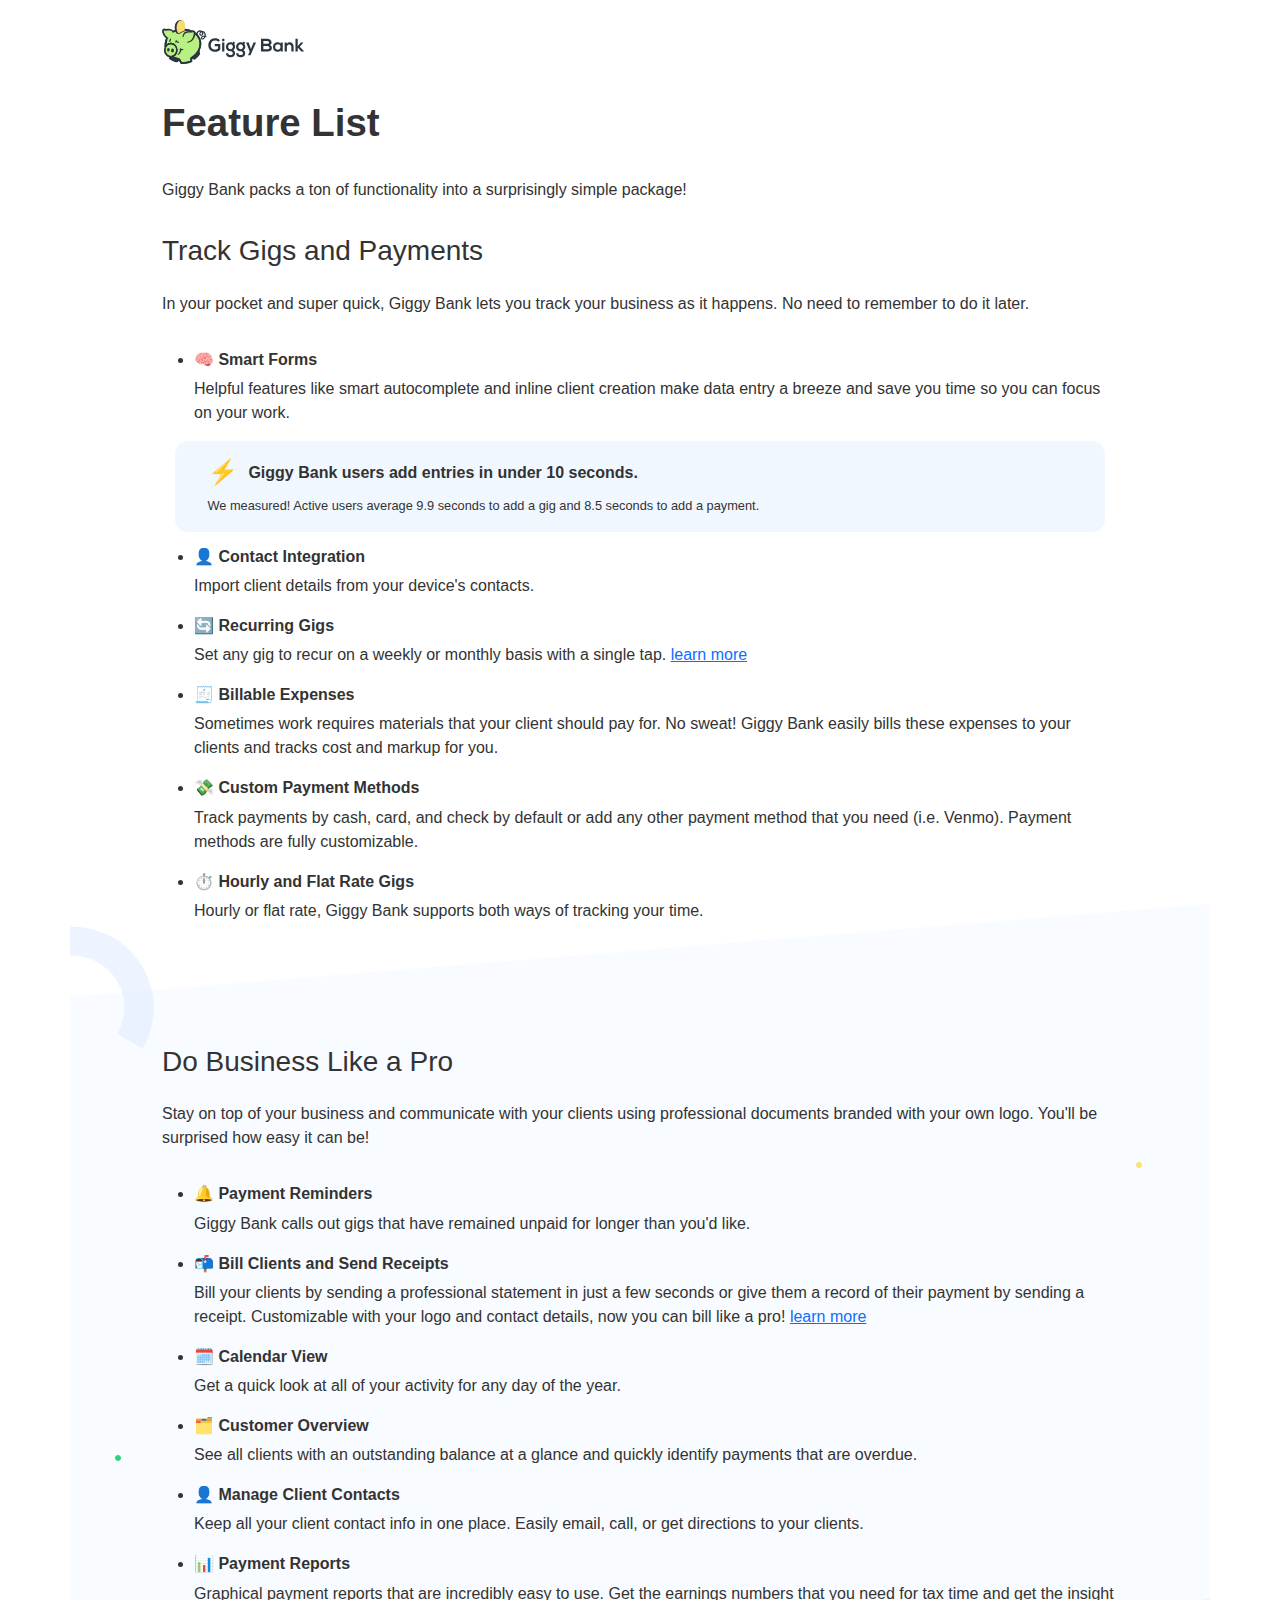
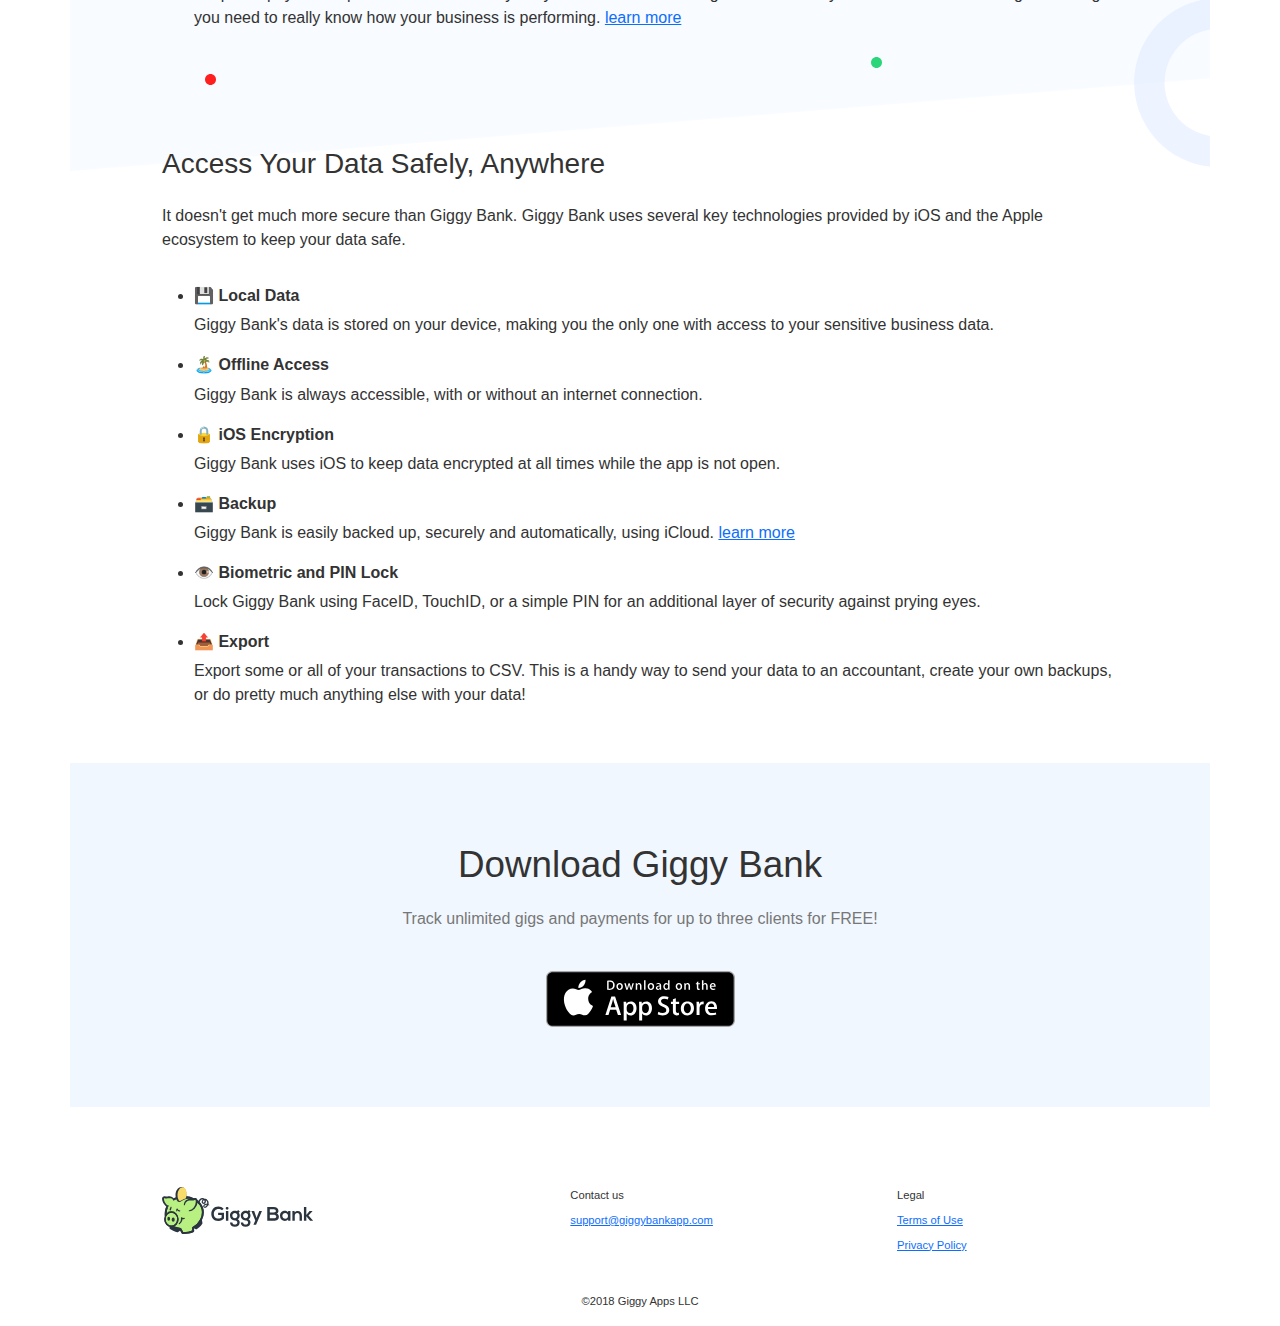
<file: features.html>
<!DOCTYPE html>
<html lang="en">

<head>
  <meta http-equiv="Content-Type" content="text/html;charset=UTF-8">
  <meta http-equiv="X-UA-Compatible" content="IE=edge">
  <meta name="viewport" content="width=device-width, initial-scale=1">
  <meta name="description" content="Giggy Bank - Feature List">
  <meta http-equiv="Cache-control" content="max-age=2592000">

  <title>Giggy Bank - Feature List</title>

  <link rel="shortcut icon" type="image/jpg" href="/img/favicon.png"/>
  <link rel="stylesheet" href="/css/bootstrap.min.css" />
  <link rel="stylesheet" href="/css/style.css" />

  <script async src="https://www.googletagmanager.com/gtag/js?id=G-JTEWN4VPBS"></script>
  <script>
    if(window.location.origin.includes("giggybankapp.com")) {
      window.dataLayer = window.dataLayer || [];
      function gtag(){dataLayer.push(arguments);}
      gtag('js', new Date());

      gtag('config', 'G-JTEWN4VPBS');
    }
  </script>

  <script>
    function getURLParameter(name) {
      const params = new URLSearchParams(window.location.search);
      return params.get(name)
    }

    function getCid() {
      var urlCid = getURLParameter('cid')
      return (urlCid != null && urlCid != "") ? urlCid : 'features' 
    }

    function handleAppStoreButtonClicks(event) {      

      let cid = getCid() 

      var appStoreUrl = "https://itunes.apple.com/app/apple-store/id1325116730?pt=118908438&ct=" + cid + "&mt=8"

      gtag('event', 'click', {
        'event_category': 'Outbound Link',
        'event_label': cid,
        'value': 1
      });

      window.open(appStoreUrl)
    }
  </script>

</head>

<body>
  <div class="container">
    <div class="row headerSection chrome" >
      <div class="col-md-12">
        <a href="index.html" class="attributableLink chrome"><img src="/img/logo.svg" class="topLogo" alt="logo linking to home"/></a>
      </div>
    </div>

    <style>
  div.callout {
    background-color: #f1f7ff;
    padding: 1.3em;
    margin: 1em;
    border-radius: 1em;
    font-size: 0.8em;
  }

  div.callout h6 {
    margin-left: 1rem;
  }

  div.callout .icon {
    float: left;
    padding-right: 0.5rem;
    font-size: 1.5em;
  }

  ul.featureList {
    margin-top: 2rem;
  }
</style>

<div class="row headerSection">
  <div class="col-12">
    <h1>Feature List</h1>
    &nbsp;
  </div>
</div>

<div class="row">
  <div class="col-12">
    <p>Giggy Bank packs a ton of functionality into a surprisingly simple package!</p>

    <h3>Track Gigs and Payments</h3>     
    
    In your pocket and super quick, Giggy Bank lets you track your business as it happens. No need to remember to do it later.   

    <ul class="featureList">
      <li>
        <h6>🧠 Smart Forms</h6>
        <p>Helpful features like smart autocomplete and inline client creation make data entry a breeze and save you time so you can focus on your work.</p>
      </li>
    </ul>
    
    <div class="callout">
      <h6>
        <table><tr><td><div class="icon">⚡️</div></td><td>Giggy Bank users add entries in under 10 seconds.</td></tr></table>
      </h6>
      <p style="padding-left: 1rem; margin: 0;">We measured! Active users average 9.9 seconds to add a gig and 8.5 seconds to add a payment.</p>
      
    </div>

    <ul>
      <li>
        <h6>👤 Contact Integration</li>
        <p>Import client details from your device's contacts.</p>
      </li>
      <li>
        <h6>🔄 Recurring Gigs</li>
        <p>Set any gig to recur on a weekly or monthly basis with a single tap.&nbsp;<a href="recurring.html" class="attributableLink">learn more</a></p>
      </li>
      <li>
        <h6>🧾 Billable Expenses</h6>
        <p>Sometimes work requires materials that your client should pay for. No sweat! Giggy Bank easily bills these expenses to your clients and tracks cost and markup for you.</p>
      </li>
      <li>
        <h6>💸 Custom Payment Methods</h6>
        <p>Track payments by cash, card, and check by default or add any other payment method that you need (i.e. Venmo). Payment methods are fully customizable.</p>
      </li>
      <li>
        <h6>⏱️ Hourly and Flat Rate Gigs</h6>
        <p>Hourly or flat rate, Giggy Bank supports both ways of tracking your time.</p>
      </li>
    </ul>
  </div>
</div>

<div class="row graphicBgSection" style="margin-top: -35px;"">
  <div class="col-12">
    <h3>Do Business Like a Pro</h3>

    Stay on top of your business and communicate with your clients using professional documents branded with your own logo. You'll be surprised how easy it can be!

    <ul class="featureList">
      <li>
        <h6>🔔 Payment Reminders</h6>
        <p>Giggy Bank calls out gigs that have remained unpaid for longer than you'd like.</p>
      </li>
      <li>
        <h6>📬 Bill Clients and Send Receipts</h6>
        <p>Bill your clients by sending a professional statement in just a few seconds or give them a record of their payment by sending a receipt. Customizable with your logo and contact details, now you can bill like a pro! <a href="statementsreceipts.html" class="attributableLink">learn more</a></p>
      </li>
      <li>
        <h6>🗓️ Calendar View</h6>
        <p>Get a quick look at all of your activity for any day of the year.</p>
      </li>
      <li>
        <h6>🗂️ Customer Overview</h6>
        <p>See all clients with an outstanding balance at a glance and quickly identify payments that are overdue.</p>
      </li>
      <li>
        <h6>👤 Manage Client Contacts</h6>
        <p>Keep all your client contact info in one place. Easily email, call, or get directions to your clients.</p>
      </li>
      <li>
        <h6>📊 Payment Reports</h6>
        <p>Graphical payment reports that are incredibly easy to use. Get the earnings numbers that you need for tax time and get the insight you need to really know how your business is performing. <a class="attributableLink" href="report.html">learn more</a></p>
      </li>
    </ul>
  </div>
</div>

<div class="row" style="margin-top: -60px; margin-bottom: 40px;">
  <div class="col-12">
    <h3>Access Your Data Safely, Anywhere</h3>
    It doesn't get much more secure than Giggy Bank. Giggy Bank uses several key technologies provided by iOS and the Apple ecosystem to keep your data safe.

    <ul class="featureList">
      <li>
        <h6>💾 Local Data</h6>
        <p>Giggy Bank's data is stored on your device, making you the only one with access to your sensitive business data.</p>
      </li>
      <li>
        <h6>🏝️ Offline Access</h6>
        <p>Giggy Bank is always accessible, with or without an internet connection.</p>
      </li>
      <li>
        <h6>🔒 iOS Encryption</h6>
        <p>Giggy Bank uses iOS to keep data encrypted at all times while the app is not open.</p>
      </li>
      <li>
        <h6>🗃️ Backup</h6>
        <p>
          Giggy Bank is easily backed up, securely and automatically, using iCloud. <a href="https://support.apple.com/guide/icloud/back-up-your-iphone-ipad-or-ipod-touch-mmab848634c8/1.0/icloud/1.0" target="_blank">learn more</a>
        </p>
      </li>
      <li>
        <h6>👁️ Biometric and PIN Lock</h6>
        <p>
          Lock Giggy Bank using FaceID, TouchID, or a simple PIN for an additional layer of security against prying eyes.
        </p>
      </li>
      <li>
        <h6>📤 Export</h6>
        <p>
          Export some or all of your transactions to CSV. This is a handy way to send your data to an accountant, create your own backups, or do pretty much anything else with your data!
        </p>
      </li>  
    </ul>
  </div>
</div>

<div class="row downloadSection px-5 chrome">
  <div class="col-12"><h2>Download Giggy Bank</h2></div>
  <div class="col-12"><p>Track unlimited gigs and payments for up to three clients for FREE!</p></div>
  <div class="col-12"><a class="appStoreButton large" onclick="handleAppStoreButtonClicks(event)"></a></div>
</div>
 

    <div class="row footerSection chrome">
      <div class="col-md-5"><img src="/img/logo.svg" height="47px" alt=""/></div>
      <div class="col-md-3">
        <p>Contact us</p>
        <p><a href="mailto:support@giggybankapp.com" target="_blank">support@giggybankapp.com</a></p>
      </div>
      <div class="col-md-1"></div>
      <div class="col-md-3">
        <p>Legal</p>
        <p><a href="/legal/terms.html">Terms of Use</a></p>
        <p><a href="/legal/privacy.html">Privacy Policy</a></p>
      </div>
    </div>
  </div>

  <p class="copyright chrome">&copy;2018 Giggy Apps LLC</p>

  <script>
    var attributableLinks = document.querySelectorAll('.attributableLink');
    for (var i = 0; i < attributableLinks.length; i++) {
      const cid = getCid()
      attributableLinks[i].href += attributableLinks[i].href.indexOf('?') != -1 ? "&cid=" + cid  : "?cid=" + cid;
    }

    if(getURLParameter("nochrome") == "true") { 
      const layoutElements = document.querySelectorAll('.chrome');
      layoutElements.forEach(element => {
        element.style.display = 'none'
      });
    }
  </script>
</body>

</html>
</file>
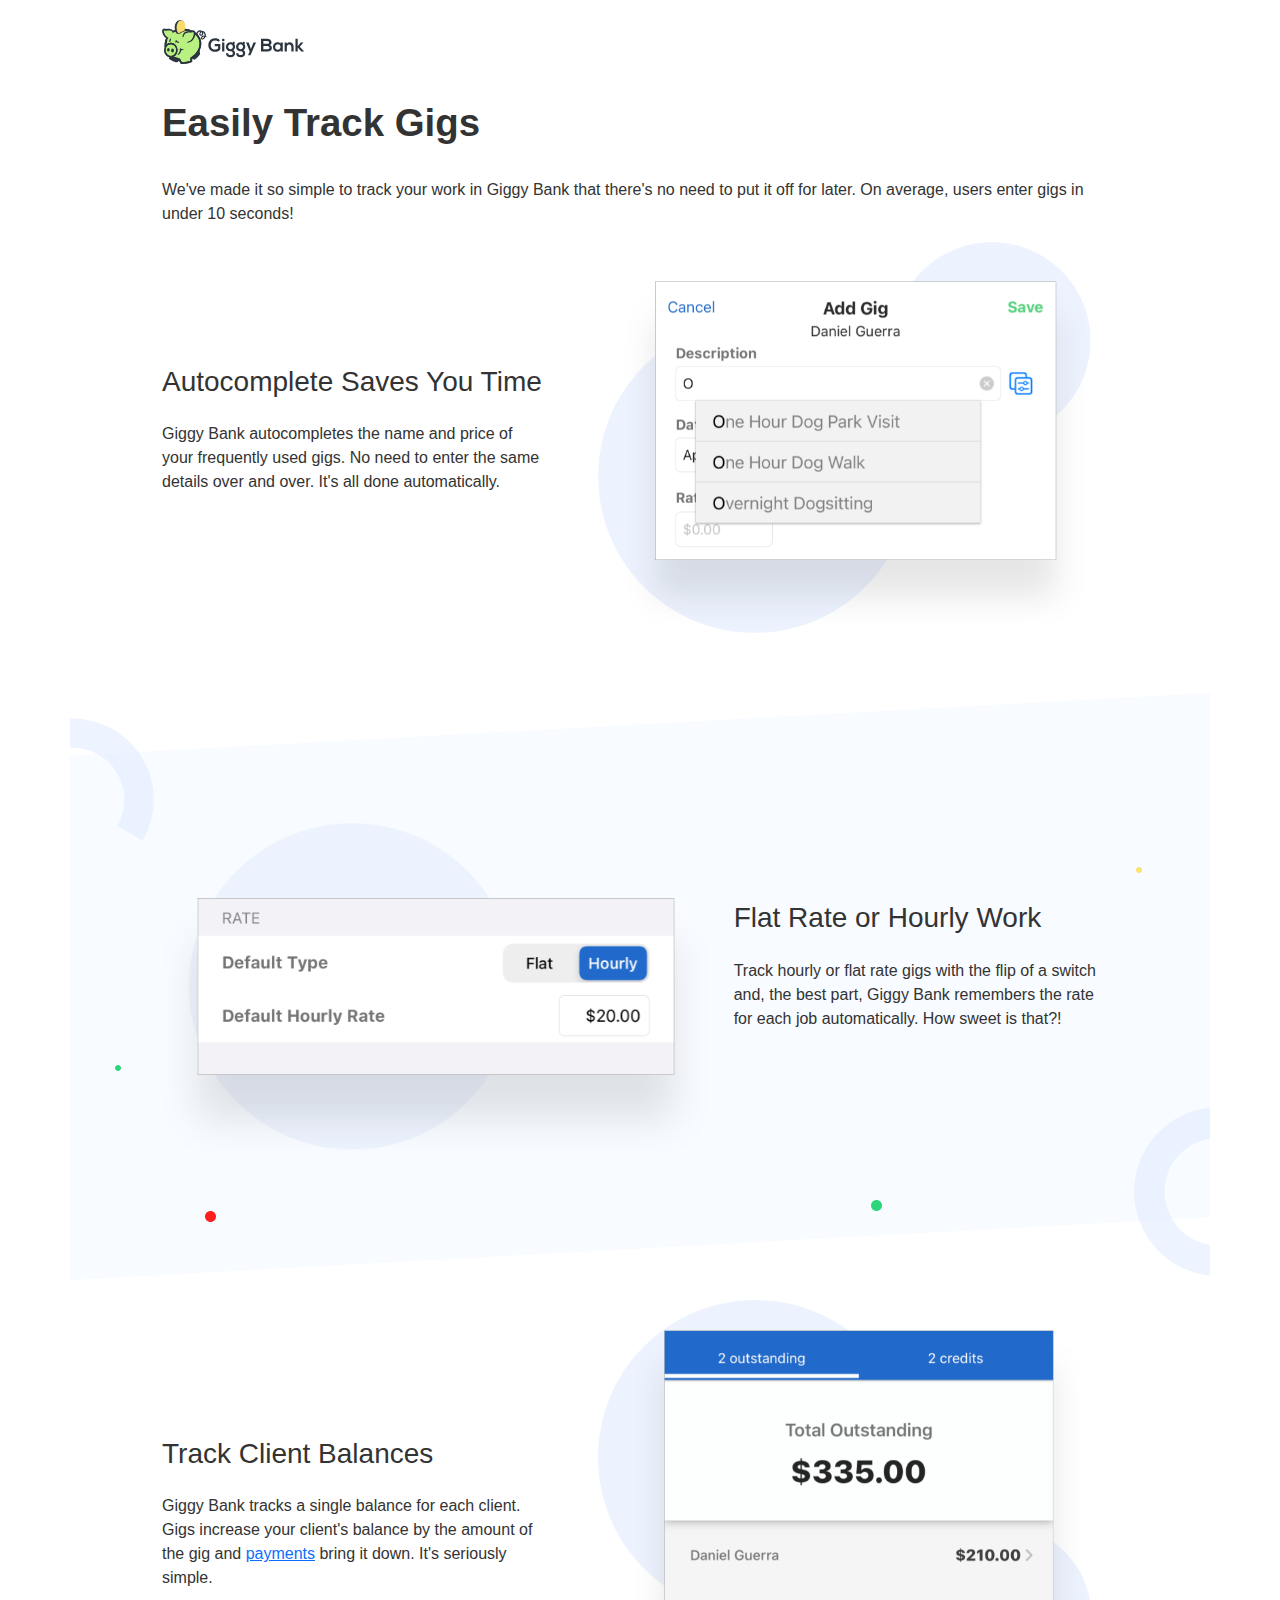
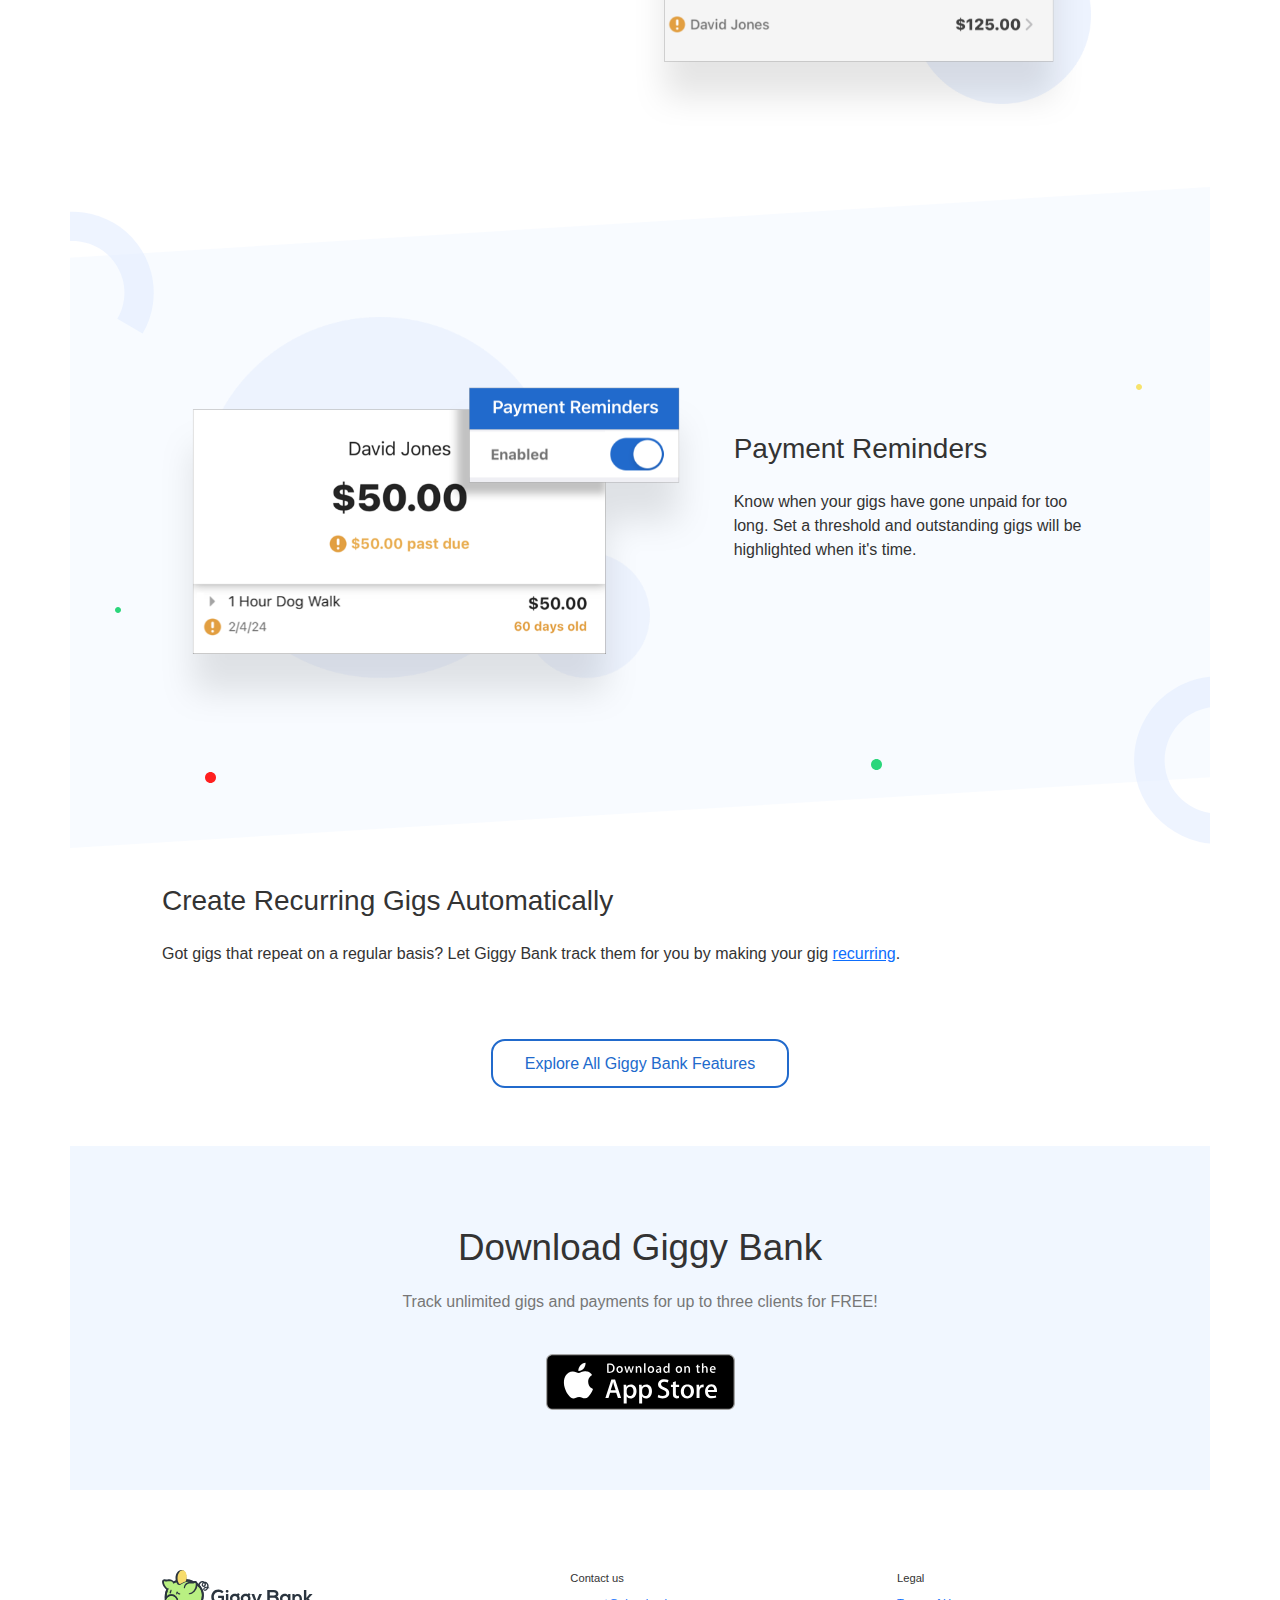
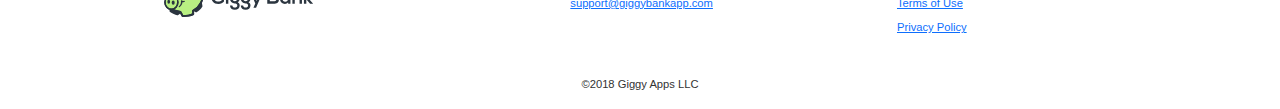
<file: gigs.html>
<!DOCTYPE html>
<html lang="en">

<head>
  <meta http-equiv="Content-Type" content="text/html;charset=UTF-8">
  <meta http-equiv="X-UA-Compatible" content="IE=edge">
  <meta name="viewport" content="width=device-width, initial-scale=1">
  <meta name="description" content="Giggy Bank - Easily Track Gigs">
  <meta http-equiv="Cache-control" content="max-age=2592000">

  <title>Giggy Bank - Easily Track Gigs</title>

  <link rel="shortcut icon" type="image/jpg" href="/img/favicon.png"/>
  <link rel="stylesheet" href="/css/bootstrap.min.css" />
  <link rel="stylesheet" href="/css/style.css" />

  <script async src="https://www.googletagmanager.com/gtag/js?id=G-JTEWN4VPBS"></script>
  <script>
    if(window.location.origin.includes("giggybankapp.com")) {
      window.dataLayer = window.dataLayer || [];
      function gtag(){dataLayer.push(arguments);}
      gtag('js', new Date());

      gtag('config', 'G-JTEWN4VPBS');
    }
  </script>

  <script>
    function getURLParameter(name) {
      const params = new URLSearchParams(window.location.search);
      return params.get(name)
    }

    function getCid() {
      var urlCid = getURLParameter('cid')
      return (urlCid != null && urlCid != "") ? urlCid : 'gigs' 
    }

    function handleAppStoreButtonClicks(event) {      

      let cid = getCid() 

      var appStoreUrl = "https://itunes.apple.com/app/apple-store/id1325116730?pt=118908438&ct=" + cid + "&mt=8"

      gtag('event', 'click', {
        'event_category': 'Outbound Link',
        'event_label': cid,
        'value': 1
      });

      window.open(appStoreUrl)
    }
  </script>

</head>

<body>
  <div class="container">
    <div class="row headerSection chrome" >
      <div class="col-md-12">
        <a href="index.html" class="attributableLink chrome"><img src="/img/logo.svg" class="topLogo" alt="logo linking to home"/></a>
      </div>
    </div>

    <div class="row headerSection">
    <div class="col-12">
        <h1>Easily Track Gigs</h1>
        &nbsp;
    </div>
</div>

<div class="row">
    <div class="col-12">
        <p>We've made it so simple to track your work in Giggy Bank that there's no need to put it off for later. On average, users enter gigs in under 10 seconds!</p>
    </div>
</div>

<div class="row align-items-center">
    <div class="col-sm-12 col-md-5">
        <h3>Autocomplete Saves You Time</h3>
        <p style="margin-bottom: 2rem">
            Giggy Bank autocompletes the name and price of your frequently used gigs. No need to enter the same details over and over. It's all done automatically.
        </p>
    </div>
    <div class="col-sm-12 col-md-7 text-center">
        <img src="img/gig_autocomplete.webp" alt="gig autocomplete" width="90%" />
    </div>
</div>

<div class="row graphicBgSection align-items-center" style="padding-top: 100px;">
    <div class="d-none d-md-block col-md-7 text-center" style="margin-top: 30px;">
        <img src="img/hourly.webp" alt="flat rate or hourly" width="100%" />
    </div>
    <div class="col-xs-12 col-md-5" style="padding-right: 30px;">
        <h3>Flat Rate or Hourly Work</h3>
        <p style="margin-bottom: 2rem">
            Track hourly or flat rate gigs with the flip of a switch and, the best part, Giggy Bank remembers the rate for each job automatically. How sweet is that?!
        </p>
    </div>
    <div class="d-md-none col-12 text-center" style="margin-top: 30px;">
        <img src="img/hourly.webp" alt="flat rate or hourly" width="90%" />
    </div>
</div>

<div class="row align-items-center">
    <div class="col-sm-12 col-md-5">
        <h3>Track Client Balances</h3>
        <p>Giggy Bank tracks a single balance for each client. Gigs increase your client's balance by the amount of the gig and <a href="payments.html">payments</a> bring it down. It's seriously simple.</p>
    </div>
    <div class="col-sm-12 col-md-7 text-center">
        <img src="img/balances.webp" alt="client balances" width="90%" />
    </div>
</div>

<div class="row graphicBgSection align-items-center" style="padding-top: 100px;">
    <div class="d-none d-md-block col-md-7 text-center" style="margin-top: 30px;">
        <img src="img/payment_reminders.webp" alt="payment reminders" width="100%" />
    </div>
    <div class="col-xs-12 col-md-5" style="padding-right: 30px;">
        <h3>Payment Reminders</h3>
        <p style="margin-bottom: 2rem">
            Know when your gigs have gone unpaid for too long. Set a threshold and outstanding gigs will be highlighted when it's time.
        </p>
    </div>
    <div class="d-md-none col-12 text-center" style="margin-top: 30px;">
        <img src="img/payment_reminders.webp" alt="payment reminders" width="90%" />
    </div>
</div>

<div class="row align-items-center">
    <h3>Create Recurring Gigs Automatically</h3>
    <p>
        Got gigs that repeat on a regular basis? Let Giggy Bank track them for you by making your gig <a href="recurring.html">recurring</a>.
    </p>
</div>

<div class="row">
    <div class="col-12">
        <div class="featureLinkContainer" style="width: 300px; margin: 30px auto;"><a class="attributableLink"
            href="features.html">Explore All Giggy Bank Features</a>
        </div>
    </div>
</div>

<div class="row downloadSection px-5 chrome">
    <div class="col-12">
        <h2>Download Giggy Bank</h2>
    </div>
    <div class="col-12">
        <p>Track unlimited gigs and payments for up to three clients for FREE!</p>
    </div>
    <div class="col-12"><a class="appStoreButton large" onclick="handleAppStoreButtonClicks(event)"></a></div>
</div> 

    <div class="row footerSection chrome">
      <div class="col-md-5"><img src="/img/logo.svg" height="47px" alt=""/></div>
      <div class="col-md-3">
        <p>Contact us</p>
        <p><a href="mailto:support@giggybankapp.com" target="_blank">support@giggybankapp.com</a></p>
      </div>
      <div class="col-md-1"></div>
      <div class="col-md-3">
        <p>Legal</p>
        <p><a href="/legal/terms.html">Terms of Use</a></p>
        <p><a href="/legal/privacy.html">Privacy Policy</a></p>
      </div>
    </div>
  </div>

  <p class="copyright chrome">&copy;2018 Giggy Apps LLC</p>

  <script>
    var attributableLinks = document.querySelectorAll('.attributableLink');
    for (var i = 0; i < attributableLinks.length; i++) {
      const cid = getCid()
      attributableLinks[i].href += attributableLinks[i].href.indexOf('?') != -1 ? "&cid=" + cid  : "?cid=" + cid;
    }

    if(getURLParameter("nochrome") == "true") { 
      const layoutElements = document.querySelectorAll('.chrome');
      layoutElements.forEach(element => {
        element.style.display = 'none'
      });
    }
  </script>
</body>

</html>
</file>
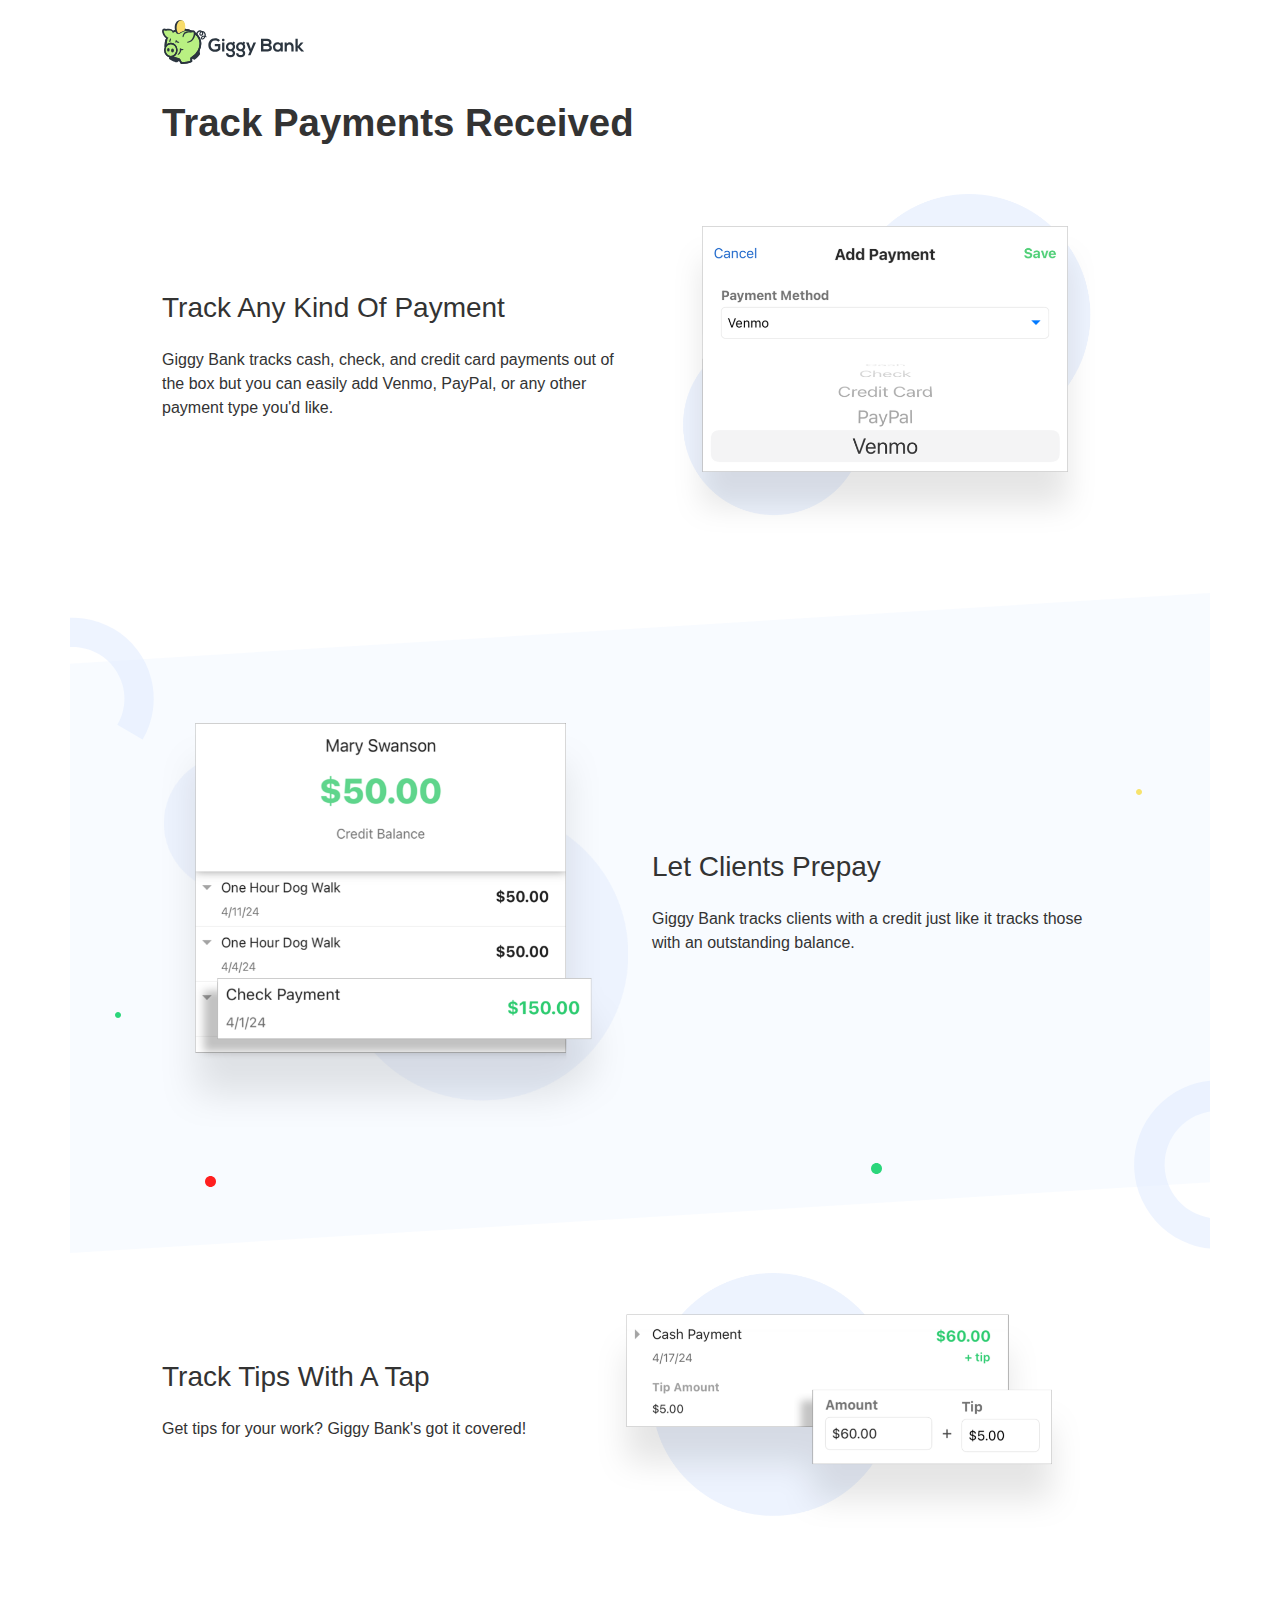
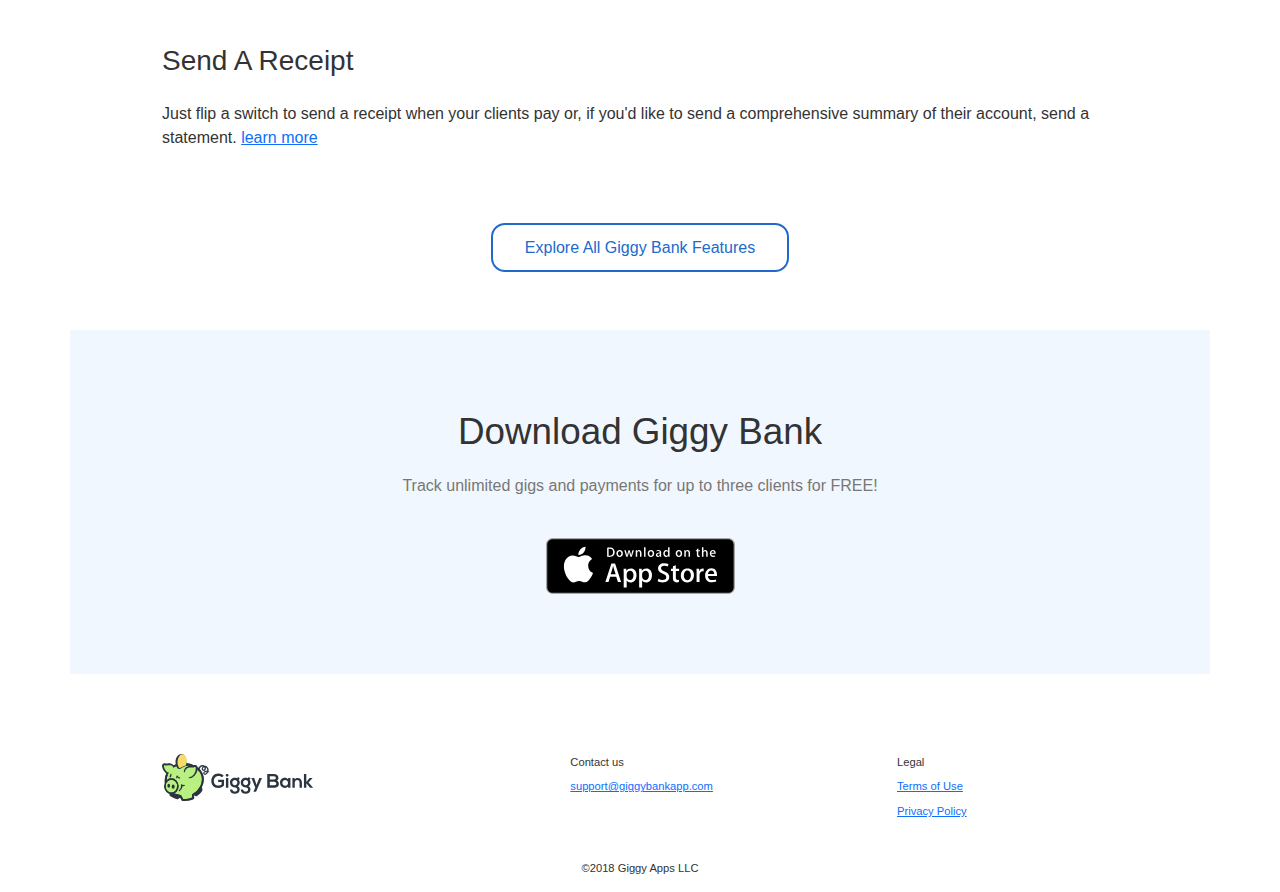
<file: payments.html>
<!DOCTYPE html>
<html lang="en">

<head>
  <meta http-equiv="Content-Type" content="text/html;charset=UTF-8">
  <meta http-equiv="X-UA-Compatible" content="IE=edge">
  <meta name="viewport" content="width=device-width, initial-scale=1">
  <meta name="description" content="Giggy Bank - Track Payments Received">
  <meta http-equiv="Cache-control" content="max-age=2592000">

  <title>Giggy Bank - Track Payments Received</title>

  <link rel="shortcut icon" type="image/jpg" href="/img/favicon.png"/>
  <link rel="stylesheet" href="/css/bootstrap.min.css" />
  <link rel="stylesheet" href="/css/style.css" />

  <script async src="https://www.googletagmanager.com/gtag/js?id=G-JTEWN4VPBS"></script>
  <script>
    if(window.location.origin.includes("giggybankapp.com")) {
      window.dataLayer = window.dataLayer || [];
      function gtag(){dataLayer.push(arguments);}
      gtag('js', new Date());

      gtag('config', 'G-JTEWN4VPBS');
    }
  </script>

  <script>
    function getURLParameter(name) {
      const params = new URLSearchParams(window.location.search);
      return params.get(name)
    }

    function getCid() {
      var urlCid = getURLParameter('cid')
      return (urlCid != null && urlCid != "") ? urlCid : 'payments' 
    }

    function handleAppStoreButtonClicks(event) {      

      let cid = getCid() 

      var appStoreUrl = "https://itunes.apple.com/app/apple-store/id1325116730?pt=118908438&ct=" + cid + "&mt=8"

      gtag('event', 'click', {
        'event_category': 'Outbound Link',
        'event_label': cid,
        'value': 1
      });

      window.open(appStoreUrl)
    }
  </script>

</head>

<body>
  <div class="container">
    <div class="row headerSection chrome" >
      <div class="col-md-12">
        <a href="index.html" class="attributableLink chrome"><img src="/img/logo.svg" class="topLogo" alt="logo linking to home"/></a>
      </div>
    </div>

    <div class="row headerSection">
    <div class="col-12">
        <h1>Track Payments Received</h1>
        &nbsp;
    </div>
</div>

<div class="row">
    <div class="col-12">
        <p></p>
    </div>
</div>

<div class="row align-items-center">
    <div class="col-sm-12 col-md-6">
        <h3>Track Any Kind Of Payment</h3>
        <p style="margin-bottom: 2rem">
            Giggy Bank tracks cash, check, and credit card payments out of the box but you can easily add Venmo, PayPal, or any other payment type you'd like.
        </p>
    </div>
    <div class="col-sm-12 col-md-6 text-center">
        <img src="img/payment_methods.webp" alt="customize payment methods" width="90%" />
    </div>
</div>

<div class="row graphicBgSection align-items-center" style="padding-top: 100px;">
    <div class="d-none d-md-block col-md-6 text-center" style="margin-top: 30px;">
        <img src="img/credits.webp" alt="track credits" width="100%" />
    </div>
    <div class="col-xs-12 col-md-6" style="padding-right: 30px;">
        <h3>Let Clients Prepay</h3>
        <p style="margin-bottom: 2rem">
            Giggy Bank tracks clients with a credit just like it tracks those with an outstanding balance.
        </p>
    </div>
    <div class="d-md-none col-12 text-center" style="margin-top: 30px;">
        <img src="img/credits.webp" alt="track credits" width="90%" />
    </div>
</div>

<div class="row align-items-center">
    <div class="col-sm-12 col-md-5">
        <h3>Track Tips With A Tap</h3> 
        <p class="text-center text-md-start">Get tips for your work? Giggy Bank's got it covered!</p>
    </div>
    <div class="col-sm-12 col-md-7 text-center">
        <img src="img/tips.webp" alt="client balances" width="90%" />
    </div>
</div>

<div class="row align-items-center" style="padding-top: 100px">
    <h3>Send A Receipt</h3>
    <p>
        Just flip a switch to send a receipt when your clients pay or, if you'd like to send a comprehensive summary of their account, send a statement. <a href="statementsreceipts.html" class="attributableLink">learn more</a>
    </p>
</div>

<div class="row">
    <div class="col-12">
        <div class="featureLinkContainer" style="width: 300px; margin: 30px auto;"><a class="attributableLink"
            href="features.html">Explore All Giggy Bank Features</a>
        </div>
    </div>
</div>

<div class="row downloadSection px-5 chrome">
    <div class="col-12">
        <h2>Download Giggy Bank</h2>
    </div>
    <div class="col-12">
        <p>Track unlimited gigs and payments for up to three clients for FREE!</p>
    </div>
    <div class="col-12"><a class="appStoreButton large" onclick="handleAppStoreButtonClicks(event)"></a></div>
</div> 

    <div class="row footerSection chrome">
      <div class="col-md-5"><img src="/img/logo.svg" height="47px" alt=""/></div>
      <div class="col-md-3">
        <p>Contact us</p>
        <p><a href="mailto:support@giggybankapp.com" target="_blank">support@giggybankapp.com</a></p>
      </div>
      <div class="col-md-1"></div>
      <div class="col-md-3">
        <p>Legal</p>
        <p><a href="/legal/terms.html">Terms of Use</a></p>
        <p><a href="/legal/privacy.html">Privacy Policy</a></p>
      </div>
    </div>
  </div>

  <p class="copyright chrome">&copy;2018 Giggy Apps LLC</p>

  <script>
    var attributableLinks = document.querySelectorAll('.attributableLink');
    for (var i = 0; i < attributableLinks.length; i++) {
      const cid = getCid()
      attributableLinks[i].href += attributableLinks[i].href.indexOf('?') != -1 ? "&cid=" + cid  : "?cid=" + cid;
    }

    if(getURLParameter("nochrome") == "true") { 
      const layoutElements = document.querySelectorAll('.chrome');
      layoutElements.forEach(element => {
        element.style.display = 'none'
      });
    }
  </script>
</body>

</html>
</file>
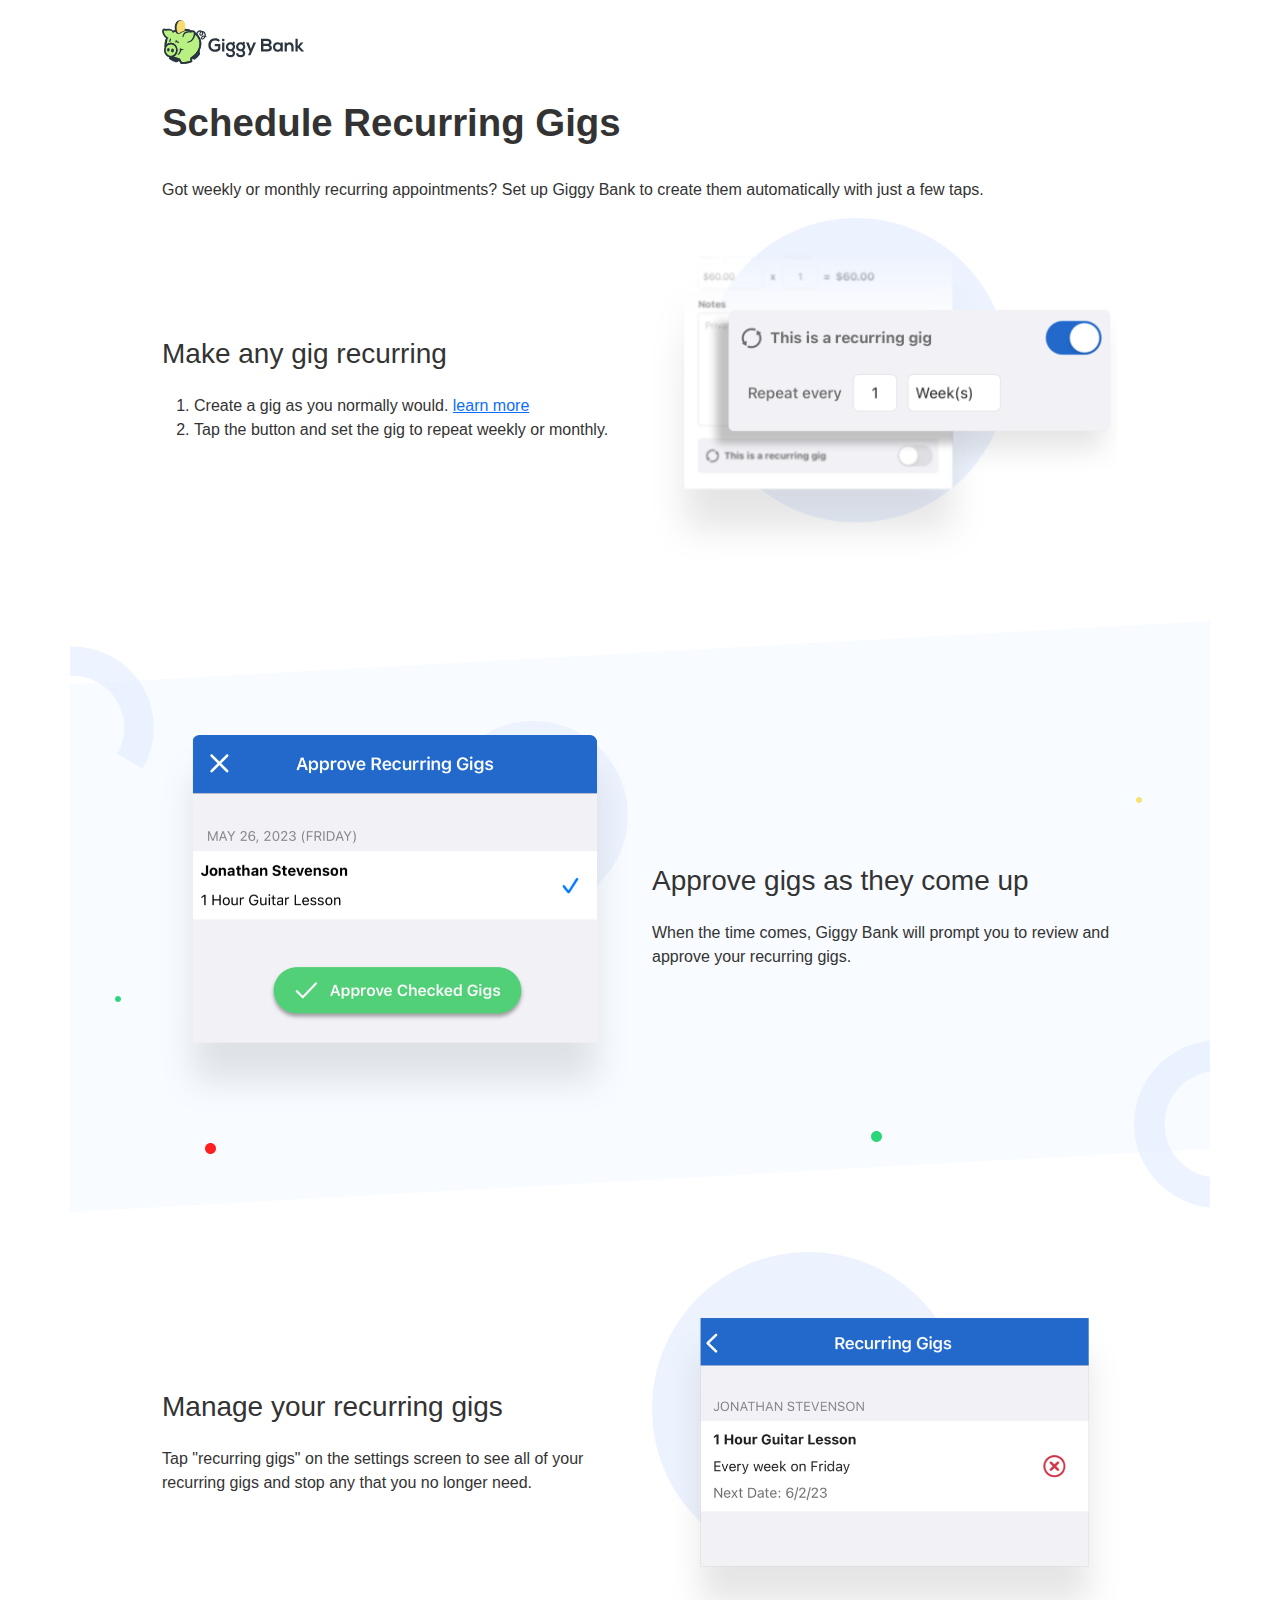
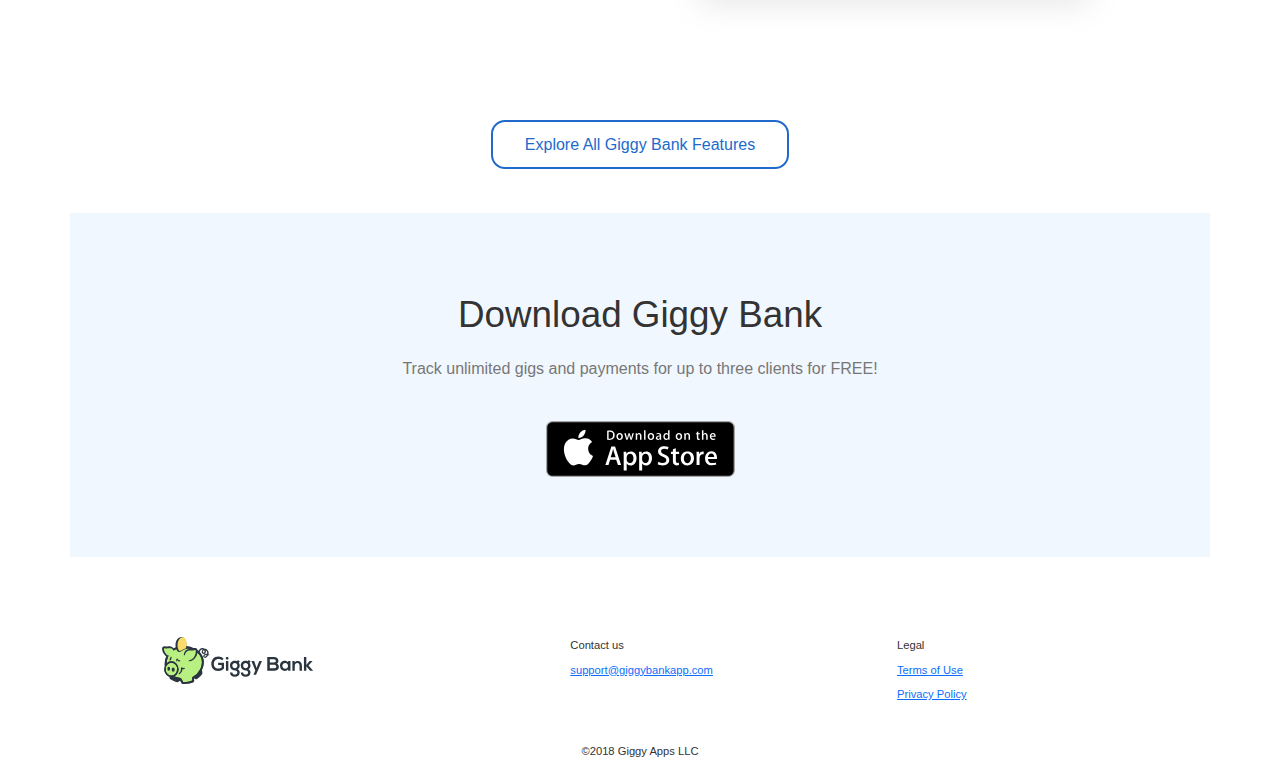
<file: recurring.html>
<!DOCTYPE html>
<html lang="en">

<head>
  <meta http-equiv="Content-Type" content="text/html;charset=UTF-8">
  <meta http-equiv="X-UA-Compatible" content="IE=edge">
  <meta name="viewport" content="width=device-width, initial-scale=1">
  <meta name="description" content="Giggy Bank - Schedule Recurring Gigs">
  <meta http-equiv="Cache-control" content="max-age=2592000">

  <title>Giggy Bank - Schedule Recurring Gigs</title>

  <link rel="shortcut icon" type="image/jpg" href="/img/favicon.png"/>
  <link rel="stylesheet" href="/css/bootstrap.min.css" />
  <link rel="stylesheet" href="/css/style.css" />

  <script async src="https://www.googletagmanager.com/gtag/js?id=G-JTEWN4VPBS"></script>
  <script>
    if(window.location.origin.includes("giggybankapp.com")) {
      window.dataLayer = window.dataLayer || [];
      function gtag(){dataLayer.push(arguments);}
      gtag('js', new Date());

      gtag('config', 'G-JTEWN4VPBS');
    }
  </script>

  <script>
    function getURLParameter(name) {
      const params = new URLSearchParams(window.location.search);
      return params.get(name)
    }

    function getCid() {
      var urlCid = getURLParameter('cid')
      return (urlCid != null && urlCid != "") ? urlCid : 'recurring' 
    }

    function handleAppStoreButtonClicks(event) {      

      let cid = getCid() 

      var appStoreUrl = "https://itunes.apple.com/app/apple-store/id1325116730?pt=118908438&ct=" + cid + "&mt=8"

      gtag('event', 'click', {
        'event_category': 'Outbound Link',
        'event_label': cid,
        'value': 1
      });

      window.open(appStoreUrl)
    }
  </script>

</head>

<body>
  <div class="container">
    <div class="row headerSection chrome" >
      <div class="col-md-12">
        <a href="index.html" class="attributableLink chrome"><img src="/img/logo.svg" class="topLogo" alt="logo linking to home"/></a>
      </div>
    </div>

    <div class="row headerSection">
  <div class="col-12">
    <h1>Schedule Recurring Gigs</h1>
    &nbsp;
  </div>
</div>

<div class="row">
  <div class="col-12">
    <p>Got weekly or monthly recurring appointments? Set up Giggy Bank to create them automatically with just a few taps.</p>
    <h3 class="d-md-none">Make any gig recurring</h3>
  </div>
</div>

<div class="row align-items-center">
  <div class="col-6">
    <h3 class="mobile-hidden">Make any gig recurring</h3>
    <ol>
      <li>Create a gig as you normally would. <a href="gigs.html" class="attributableLink">learn more</a></li>
      <li>Tap the button and set the gig to repeat weekly or monthly.</li>
    </ol>
  </div>
  <div class="col-6">
    <img src="img/recurring_toggle.webp" alt="toggle recurring gigs" style="width: 100%" />
  </div>
</div>

<div class="row graphicBgSection align-items-center" style="padding-top: 100px; padding-bottom: 100px;">
  <div class="col-12">
    <h3 class="d-md-none">Approve gigs as they come up</h3>
  </div>
  <div class="col-6">
    <img src="img/recurring_approve_pending.webp" alt="approve recurring gigs" style="width: 100%;" />
  </div>
  <div class="col-6">
    <h3 class="mobile-hidden">Approve gigs as they come up</h3>
    <p>When the time comes, Giggy Bank will prompt you to review and approve your recurring gigs.</p>
  </div>
</div>

<div class="row align-items-center" style="padding-top: 20px; padding-bottom: 40px;">
  <div class="col-12">
    <h3 class="d-md-none">Manage your recurring gigs</h3>
  </div>
  <div class="col-6">
    <h3 class="mobile-hidden">Manage your recurring gigs</h3>
    <p>Tap "recurring gigs" on the settings screen to see all of your recurring gigs and stop any that you no longer need.
  </div>
  <div class="col-6">
    <img src="img/recurring_manage.webp" alt="manage recurring gigs" style="width: 100%;" />
  </div>
</div>

<p class="featureLinkContainer chrome" style="margin-top: 20px;"><a class="attributableLink"
    href="features.html">Explore All Giggy Bank Features</a></p>

<div class="row downloadSection px-5 chrome">
  <div class="col-12">
    <h2>Download Giggy Bank</h2>
  </div>
  <div class="col-12">
    <p>Track unlimited gigs and payments for up to three clients for FREE!</p>
  </div>
  <div class="col-12"><a class="appStoreButton large" onclick="handleAppStoreButtonClicks(event)"></a></div>
</div> 

    <div class="row footerSection chrome">
      <div class="col-md-5"><img src="/img/logo.svg" height="47px" alt=""/></div>
      <div class="col-md-3">
        <p>Contact us</p>
        <p><a href="mailto:support@giggybankapp.com" target="_blank">support@giggybankapp.com</a></p>
      </div>
      <div class="col-md-1"></div>
      <div class="col-md-3">
        <p>Legal</p>
        <p><a href="/legal/terms.html">Terms of Use</a></p>
        <p><a href="/legal/privacy.html">Privacy Policy</a></p>
      </div>
    </div>
  </div>

  <p class="copyright chrome">&copy;2018 Giggy Apps LLC</p>

  <script>
    var attributableLinks = document.querySelectorAll('.attributableLink');
    for (var i = 0; i < attributableLinks.length; i++) {
      const cid = getCid()
      attributableLinks[i].href += attributableLinks[i].href.indexOf('?') != -1 ? "&cid=" + cid  : "?cid=" + cid;
    }

    if(getURLParameter("nochrome") == "true") { 
      const layoutElements = document.querySelectorAll('.chrome');
      layoutElements.forEach(element => {
        element.style.display = 'none'
      });
    }
  </script>
</body>

</html>
</file>
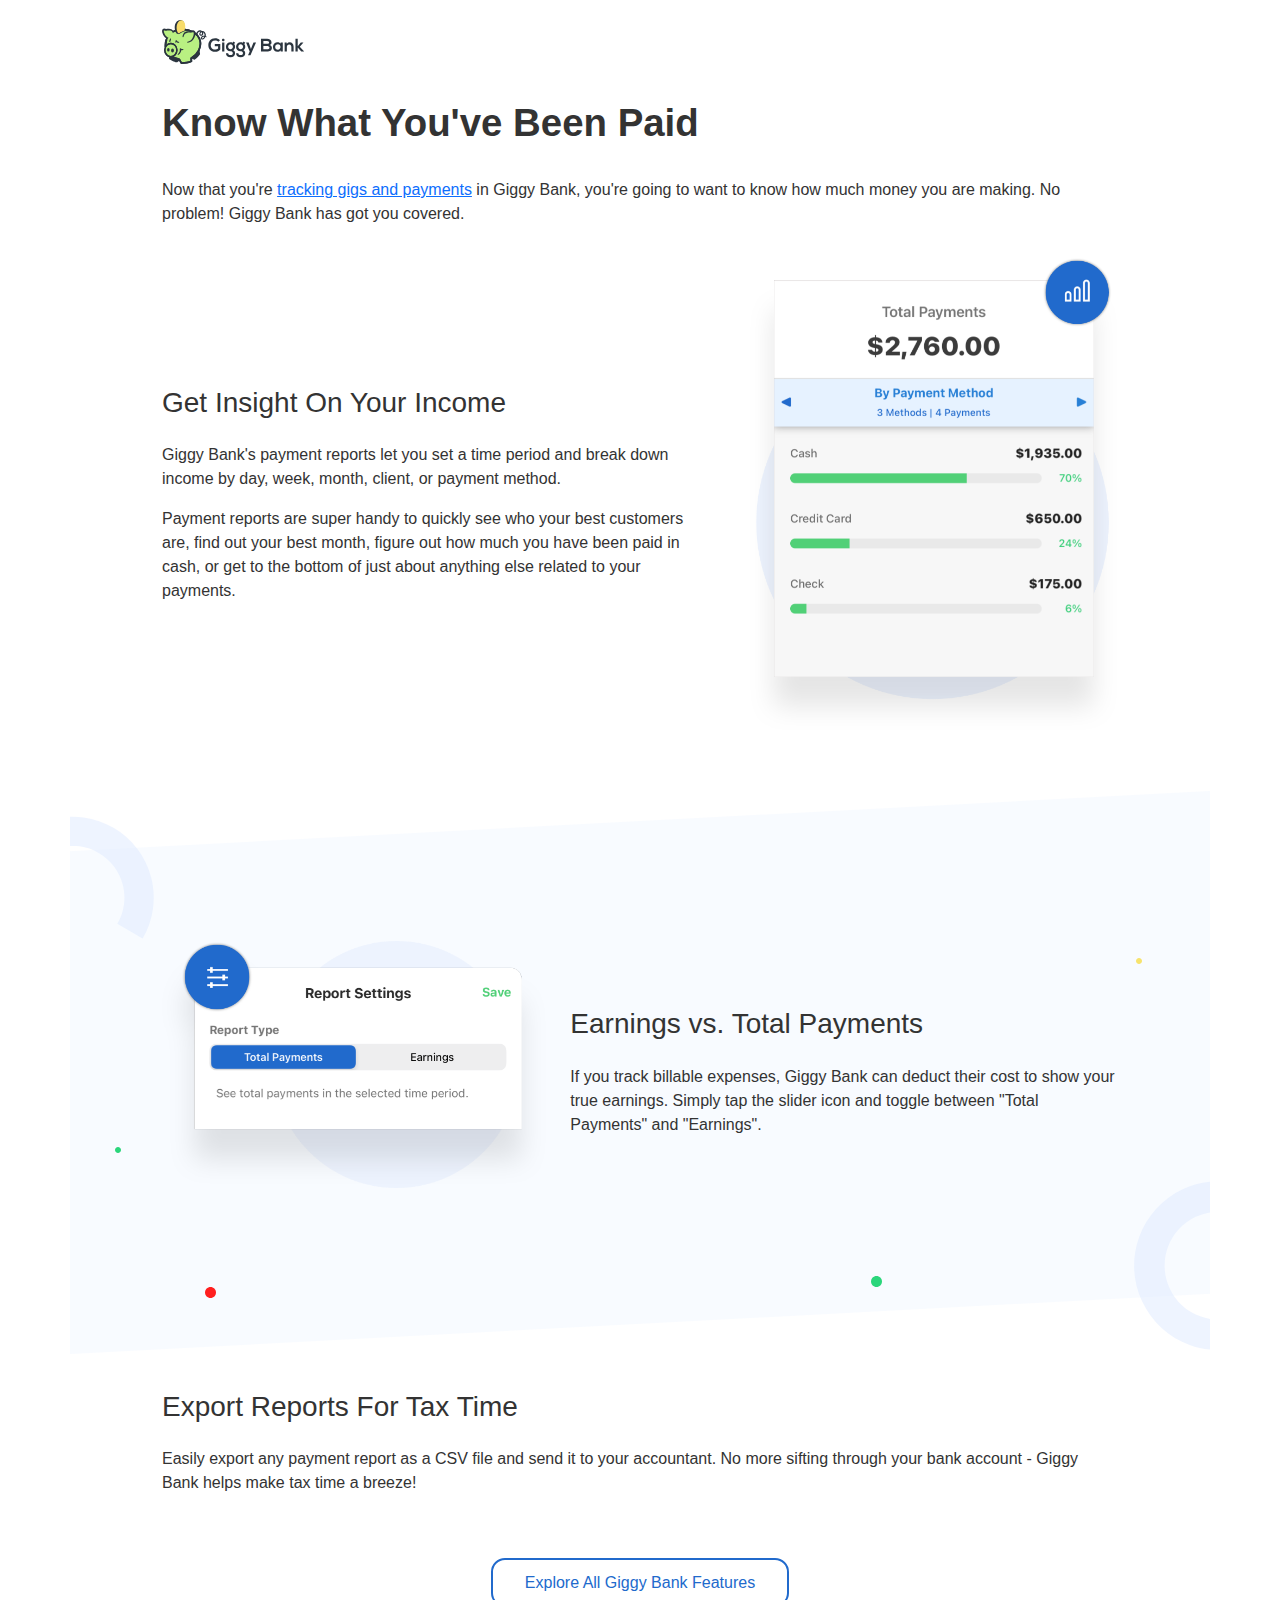
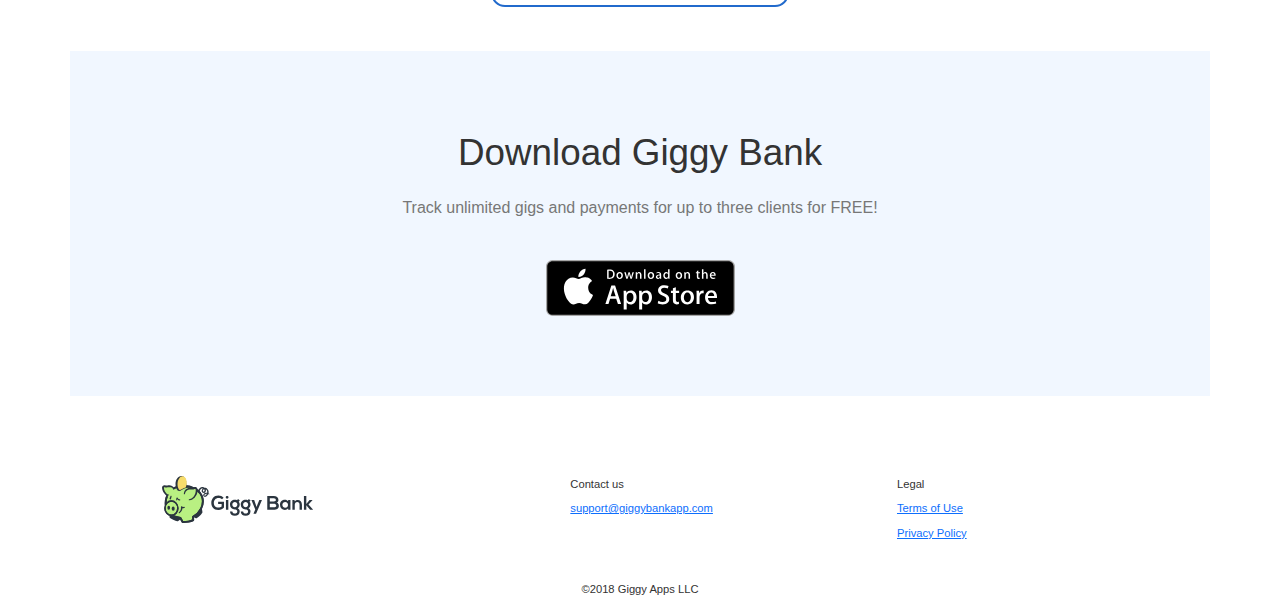
<file: report.html>
<!DOCTYPE html>
<html lang="en">

<head>
  <meta http-equiv="Content-Type" content="text/html;charset=UTF-8">
  <meta http-equiv="X-UA-Compatible" content="IE=edge">
  <meta name="viewport" content="width=device-width, initial-scale=1">
  <meta name="description" content="Giggy Bank - Know What You've Been Paid">
  <meta http-equiv="Cache-control" content="max-age=2592000">

  <title>Giggy Bank - Know What You've Been Paid</title>

  <link rel="shortcut icon" type="image/jpg" href="/img/favicon.png"/>
  <link rel="stylesheet" href="/css/bootstrap.min.css" />
  <link rel="stylesheet" href="/css/style.css" />

  <script async src="https://www.googletagmanager.com/gtag/js?id=G-JTEWN4VPBS"></script>
  <script>
    if(window.location.origin.includes("giggybankapp.com")) {
      window.dataLayer = window.dataLayer || [];
      function gtag(){dataLayer.push(arguments);}
      gtag('js', new Date());

      gtag('config', 'G-JTEWN4VPBS');
    }
  </script>

  <script>
    function getURLParameter(name) {
      const params = new URLSearchParams(window.location.search);
      return params.get(name)
    }

    function getCid() {
      var urlCid = getURLParameter('cid')
      return (urlCid != null && urlCid != "") ? urlCid : 'paymentreports' 
    }

    function handleAppStoreButtonClicks(event) {      

      let cid = getCid() 

      var appStoreUrl = "https://itunes.apple.com/app/apple-store/id1325116730?pt=118908438&ct=" + cid + "&mt=8"

      gtag('event', 'click', {
        'event_category': 'Outbound Link',
        'event_label': cid,
        'value': 1
      });

      window.open(appStoreUrl)
    }
  </script>

</head>

<body>
  <div class="container">
    <div class="row headerSection chrome" >
      <div class="col-md-12">
        <a href="index.html" class="attributableLink chrome"><img src="/img/logo.svg" class="topLogo" alt="logo linking to home"/></a>
      </div>
    </div>

    <div class="row headerSection">
  <div class="col-12">
    <h1>Know What You've Been Paid</h1>
    &nbsp;
  </div>
</div>

<div class="row" style="padding-bottom: 2rem;">
  <div class="col-12">
    Now that you're <a href="track.html" class="attributableLink">tracking gigs and payments</a> in Giggy Bank, you're going to want to know how much money you are making. No problem! Giggy Bank has got you covered.
  </div>
</div>

<div class="row align-items-center">
  <div class="col-12 col-md-7">
    <h3>Get Insight On Your Income</h3>
    <p>Giggy Bank's payment reports let you set a time period and break down income by day, week, month, client, or payment method.</p>
    <p class="d-none d-md-block">Payment reports are super handy to quickly see who your best customers are, find out your best month, figure out how much you have been paid in cash, or get to the bottom of just about anything else related to your payments.</p>
  </div>
  <div class="col-12 col-md-5">
    <img src="img/report_screen.webp" alt="payment reports" style="width: 100%; padding-left: 1rem;" />
  </div>
  <div class="col-12 d-md-none" style="padding-top: 2rem;">
    Payment reports are super handy to quickly see who your best customers are, find out your best month, figure out how much you have been paid in cash, or get to the bottom of just about anything else related to your payments.
  </div>
</div>

<div class="row graphicBgSection align-items-center" style="padding-top: 150px; padding-bottom: 150px;">

  <div class="col-12 col-md-hidden">
    <h3 class="d-md-none">Earnings vs. Total Payments</h3>
  </div>
  <div class="col-12 col-md-5">
    <img src="img/report_settings.webp" alt="report settings" style="width: 100%; padding-bottom: 1rem;" />
  </div>
  <div class="col-12 col-md-7">
    <h3 class="d-none d-md-block">Earnings vs. Total Payments</h3>
    <p>If you track <!--a class="attributableLink" href="billable_expenses.html"-->billable expenses<!--/a-->, Giggy Bank can deduct their cost to show your true earnings. Simply tap the slider icon and toggle between "Total Payments" and "Earnings".</p>
  </div>
</div>

<div class="row align-items-center">
  <h3>Export Reports For Tax Time</h3>
  <p>Easily export any payment report as a CSV file and send it to your accountant. No more sifting through your bank account - Giggy Bank helps make tax time a breeze!</p>
</div>

<p class="featureLinkContainer chrome" style="margin-top: 20px;"><a class="attributableLink"
    href="features.html">Explore All Giggy Bank Features</a></p>

<div class="row downloadSection px-5 chrome">
  <div class="col-12">
    <h2>Download Giggy Bank</h2>
  </div>
  <div class="col-12">
    <p>Track unlimited gigs and payments for up to three clients for FREE!</p>
  </div>
  <div class="col-12"><a class="appStoreButton large" onclick="handleAppStoreButtonClicks(event)"></a></div>
</div> 

    <div class="row footerSection chrome">
      <div class="col-md-5"><img src="/img/logo.svg" height="47px" alt=""/></div>
      <div class="col-md-3">
        <p>Contact us</p>
        <p><a href="mailto:support@giggybankapp.com" target="_blank">support@giggybankapp.com</a></p>
      </div>
      <div class="col-md-1"></div>
      <div class="col-md-3">
        <p>Legal</p>
        <p><a href="/legal/terms.html">Terms of Use</a></p>
        <p><a href="/legal/privacy.html">Privacy Policy</a></p>
      </div>
    </div>
  </div>

  <p class="copyright chrome">&copy;2018 Giggy Apps LLC</p>

  <script>
    var attributableLinks = document.querySelectorAll('.attributableLink');
    for (var i = 0; i < attributableLinks.length; i++) {
      const cid = getCid()
      attributableLinks[i].href += attributableLinks[i].href.indexOf('?') != -1 ? "&cid=" + cid  : "?cid=" + cid;
    }

    if(getURLParameter("nochrome") == "true") { 
      const layoutElements = document.querySelectorAll('.chrome');
      layoutElements.forEach(element => {
        element.style.display = 'none'
      });
    }
  </script>
</body>

</html>
</file>
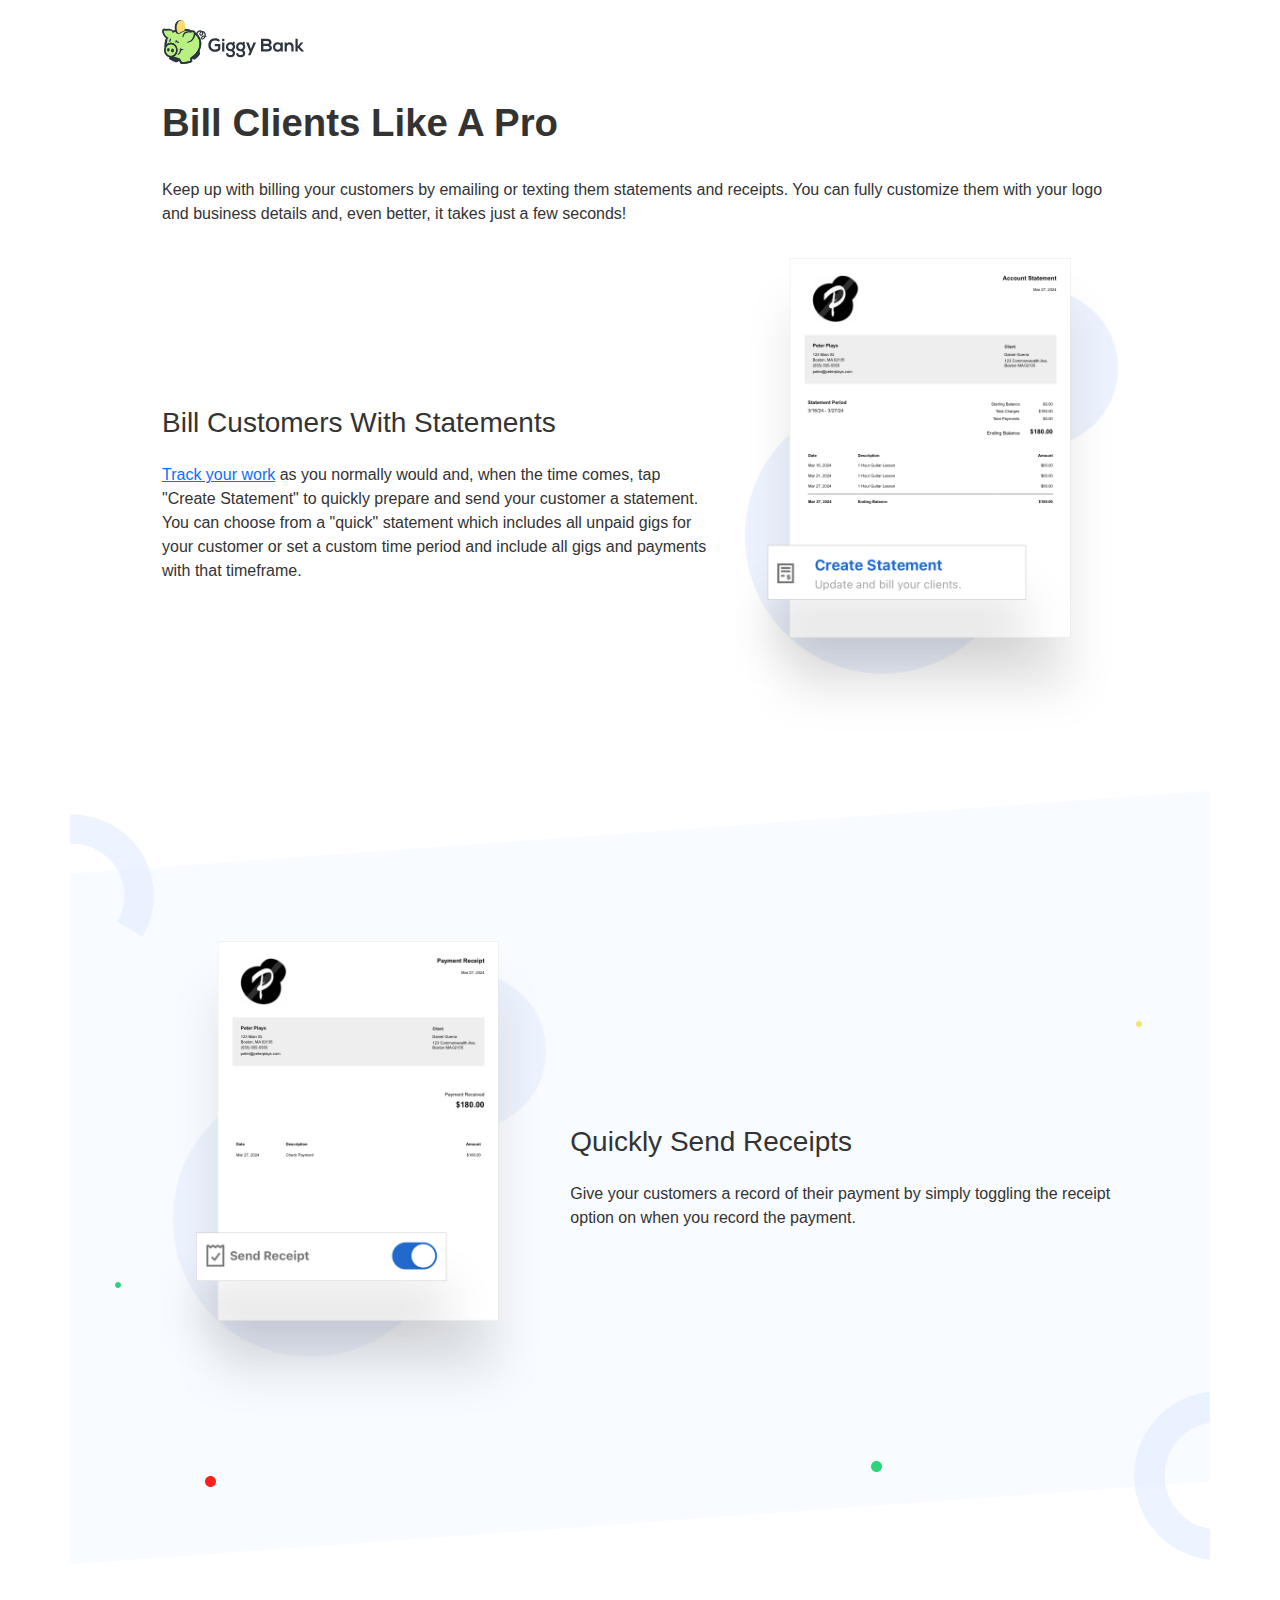
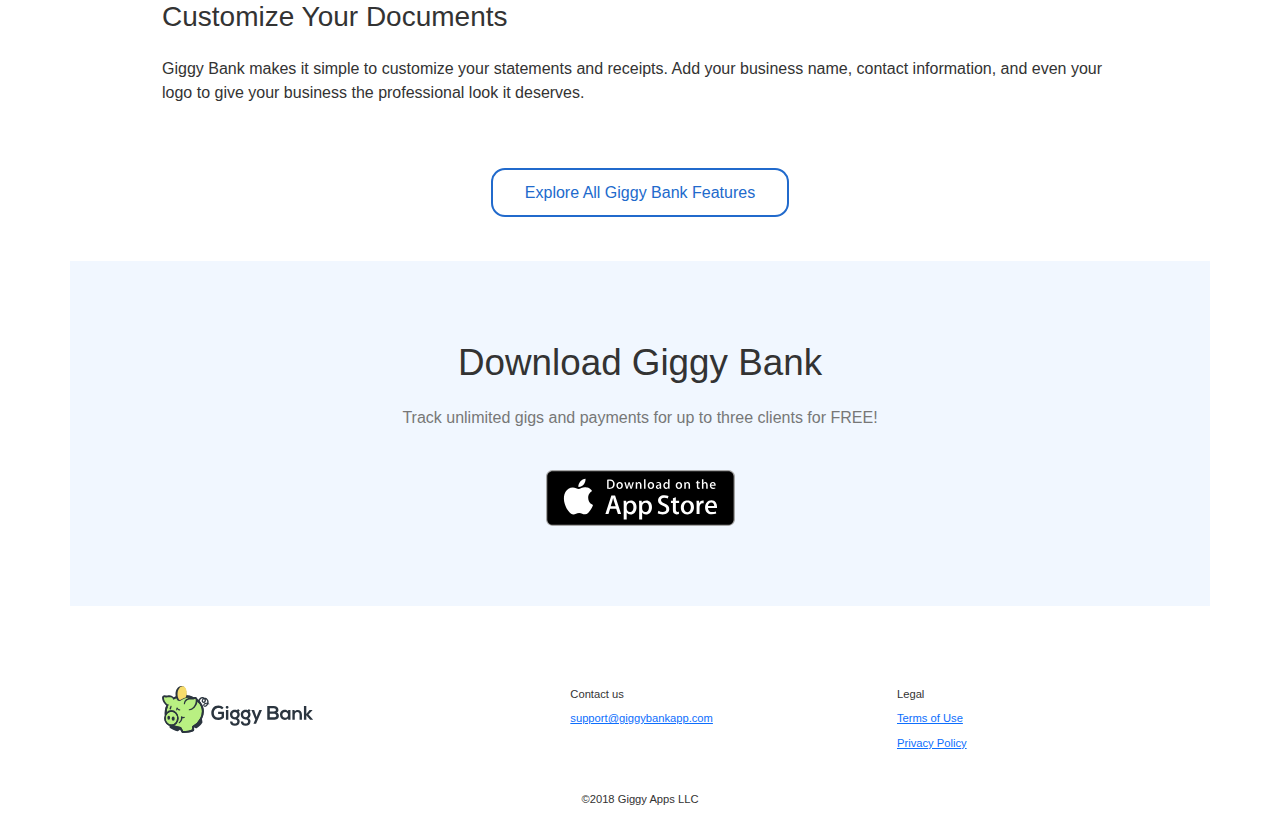
<file: statementsreceipts.html>
<!DOCTYPE html>
<html lang="en">

<head>
  <meta http-equiv="Content-Type" content="text/html;charset=UTF-8">
  <meta http-equiv="X-UA-Compatible" content="IE=edge">
  <meta name="viewport" content="width=device-width, initial-scale=1">
  <meta name="description" content="Giggy Bank - Bill Clients Like A Pro">
  <meta http-equiv="Cache-control" content="max-age=2592000">

  <title>Giggy Bank - Bill Clients Like A Pro</title>

  <link rel="shortcut icon" type="image/jpg" href="/img/favicon.png"/>
  <link rel="stylesheet" href="/css/bootstrap.min.css" />
  <link rel="stylesheet" href="/css/style.css" />

  <script async src="https://www.googletagmanager.com/gtag/js?id=G-JTEWN4VPBS"></script>
  <script>
    if(window.location.origin.includes("giggybankapp.com")) {
      window.dataLayer = window.dataLayer || [];
      function gtag(){dataLayer.push(arguments);}
      gtag('js', new Date());

      gtag('config', 'G-JTEWN4VPBS');
    }
  </script>

  <script>
    function getURLParameter(name) {
      const params = new URLSearchParams(window.location.search);
      return params.get(name)
    }

    function getCid() {
      var urlCid = getURLParameter('cid')
      return (urlCid != null && urlCid != "") ? urlCid : 'statementsreceipts' 
    }

    function handleAppStoreButtonClicks(event) {      

      let cid = getCid() 

      var appStoreUrl = "https://itunes.apple.com/app/apple-store/id1325116730?pt=118908438&ct=" + cid + "&mt=8"

      gtag('event', 'click', {
        'event_category': 'Outbound Link',
        'event_label': cid,
        'value': 1
      });

      window.open(appStoreUrl)
    }
  </script>

</head>

<body>
  <div class="container">
    <div class="row headerSection chrome" >
      <div class="col-md-12">
        <a href="index.html" class="attributableLink chrome"><img src="/img/logo.svg" class="topLogo" alt="logo linking to home"/></a>
      </div>
    </div>

    <div class="row headerSection">
  <div class="col-12">
    <h1>Bill Clients Like A Pro</h1>
    &nbsp;
  </div>
</div>

<div class="row" style="padding-bottom: 2rem;">
  <div class="col-12">
    Keep up with billing your customers by emailing or texting them statements and receipts. You can fully customize
    them with your logo and business details and, even better, it takes just a few seconds!
  </div>
</div>

<div class="row align-items-center">
  <div class="col-12 col-md-7">
    <h3>Bill Customers With Statements</h3>
    <p class="d-none d-md-block"><a href="track.html" class="attributableLink">Track your work</a> as you normally would
      and, when the time comes, tap "Create Statement" to quickly prepare and send your customer a statement. You can
      choose from a "quick" statement which includes all unpaid gigs for your customer or set a custom time
      period and include all gigs and payments with that timeframe.</p>
  </div>
  <div class="col-12 col-md-5">
    <img src="img/statement.webp" alt="statement document" style="width: 70%; margin: auto; display: block;"
      class="d-md-none" />
    <img src="img/statement.webp" alt="statement document" style="width: 100%;" class="d-none d-md-block" />
  </div>
  <div class="col-12 d-md-none">
    <a href="track.html" class="attributableLink">Track gigs and payments</a> as you normally would and, when the time comes,
    tap "Create Statement" to quickly prepare and send your customer a statement. You can choose from a "quick"
    statement which includes all unpaid gigs for your customer or you can set a custom time period and include all gigs
    and payments within that timeframe.
  </div>
</div>

<div class="row graphicBgSection align-items-center" style="padding-top: 150px; padding-bottom: 150px;">
  <div class="col-12 col-md-hidden">
    <h3 class="d-md-none">Quickly Send Receipts</h3>
  </div>
  <div class="col-12 col-md-5">
    <img src="img/receipt.webp" alt="receipt document" style="width: 70%; margin: auto; display: block;"
      class="d-md-none" />
    <img src="img/receipt.webp" alt="receipt document" style="width: 100%;" class="d-none d-md-block" />
  </div>
  <div class="col-12 col-md-7">
    <h3 class="d-none d-md-block">Quickly Send Receipts</h3>
    <p>Give your customers a record of their payment by simply toggling the receipt option on when you record the
      payment.</p>
  </div>
</div>

<div class="row align-items-center">
  <h3>Customize Your Documents</h3>
  <p>Giggy Bank makes it simple to customize your statements and receipts. Add your business name, contact information,
    and even your logo to give your business the professional look it deserves.</p>
</div>

<p class="featureLinkContainer chrome" style="margin-top: 20px;"><a class="attributableLink"
    href="features.html">Explore All Giggy Bank Features</a></p>

<div class="row downloadSection px-5 chrome">
  <div class="col-12">
    <h2>Download Giggy Bank</h2>
  </div>
  <div class="col-12">
    <p>Track unlimited gigs and payments for up to three clients for FREE!</p>
  </div>
  <div class="col-12"><a class="appStoreButton large" onclick="handleAppStoreButtonClicks(event)"></a></div>
</div> 

    <div class="row footerSection chrome">
      <div class="col-md-5"><img src="/img/logo.svg" height="47px" alt=""/></div>
      <div class="col-md-3">
        <p>Contact us</p>
        <p><a href="mailto:support@giggybankapp.com" target="_blank">support@giggybankapp.com</a></p>
      </div>
      <div class="col-md-1"></div>
      <div class="col-md-3">
        <p>Legal</p>
        <p><a href="/legal/terms.html">Terms of Use</a></p>
        <p><a href="/legal/privacy.html">Privacy Policy</a></p>
      </div>
    </div>
  </div>

  <p class="copyright chrome">&copy;2018 Giggy Apps LLC</p>

  <script>
    var attributableLinks = document.querySelectorAll('.attributableLink');
    for (var i = 0; i < attributableLinks.length; i++) {
      const cid = getCid()
      attributableLinks[i].href += attributableLinks[i].href.indexOf('?') != -1 ? "&cid=" + cid  : "?cid=" + cid;
    }

    if(getURLParameter("nochrome") == "true") { 
      const layoutElements = document.querySelectorAll('.chrome');
      layoutElements.forEach(element => {
        element.style.display = 'none'
      });
    }
  </script>
</body>

</html>
</file>
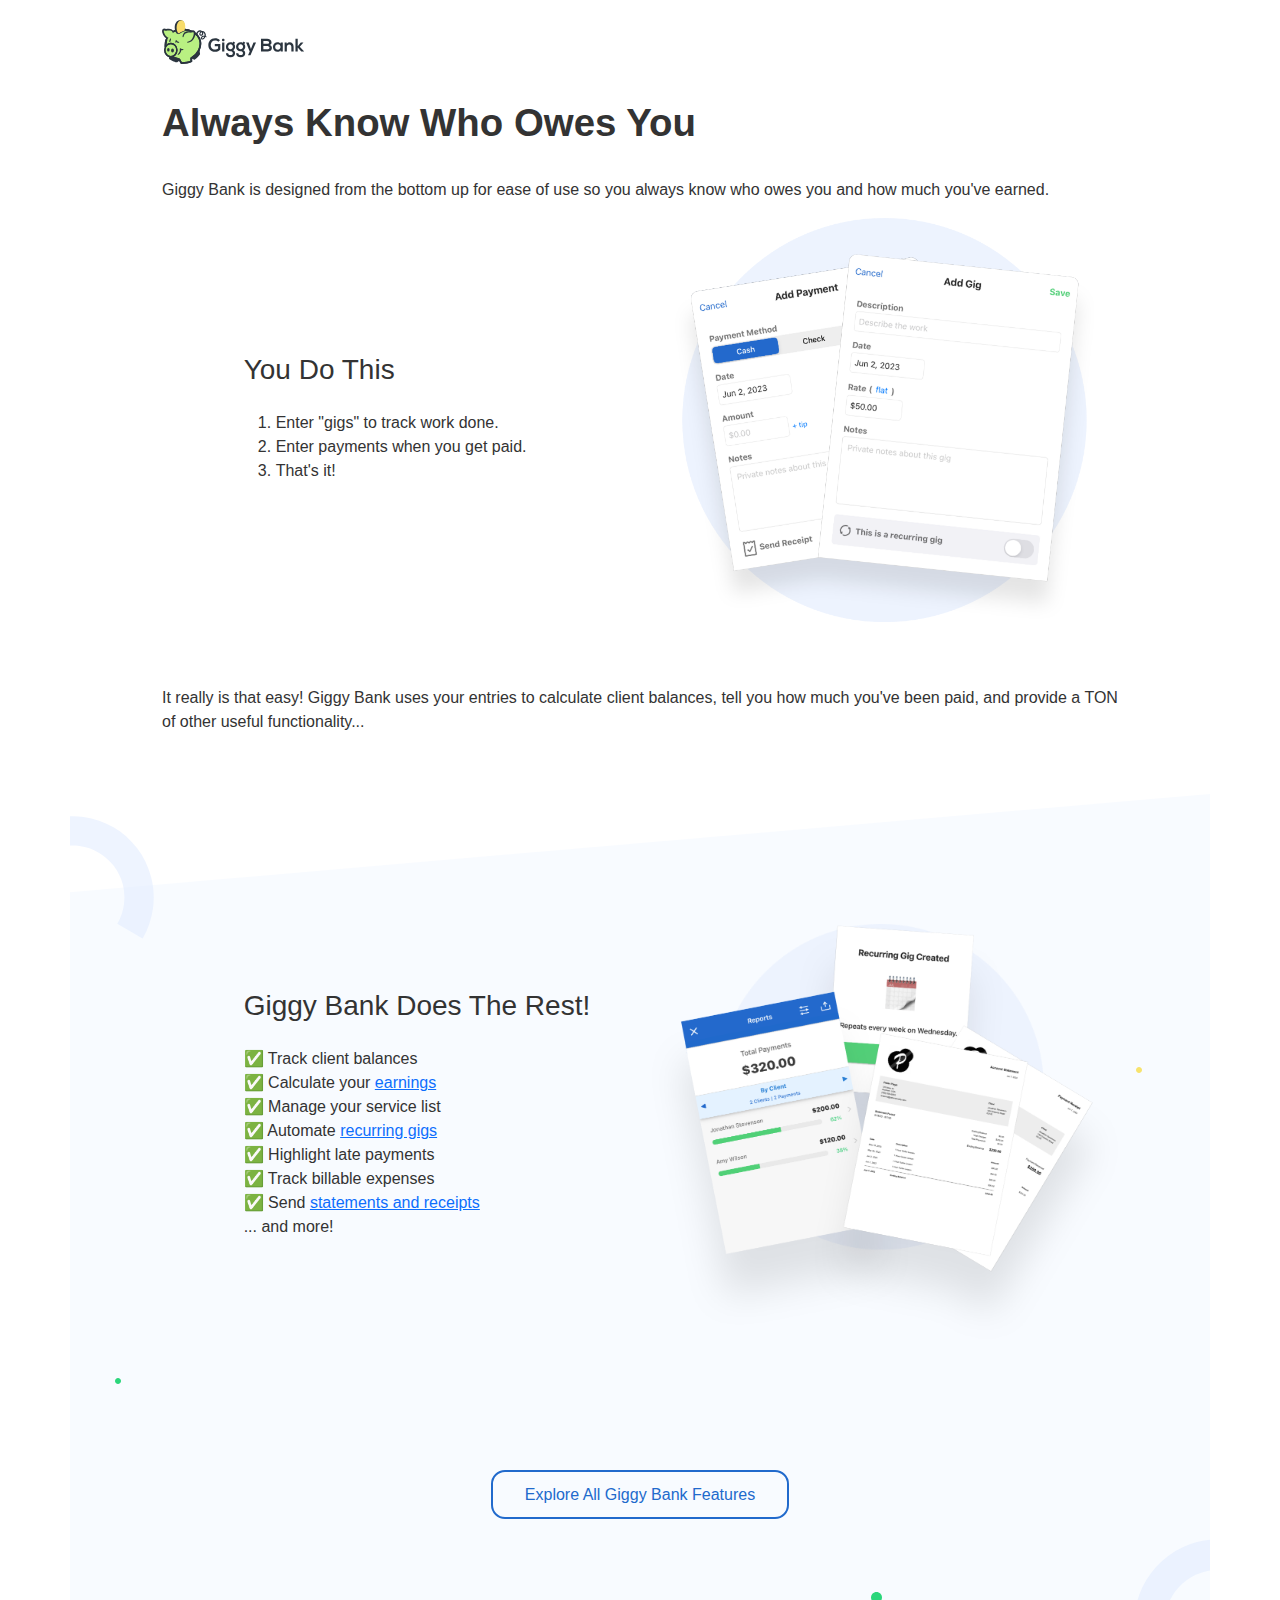
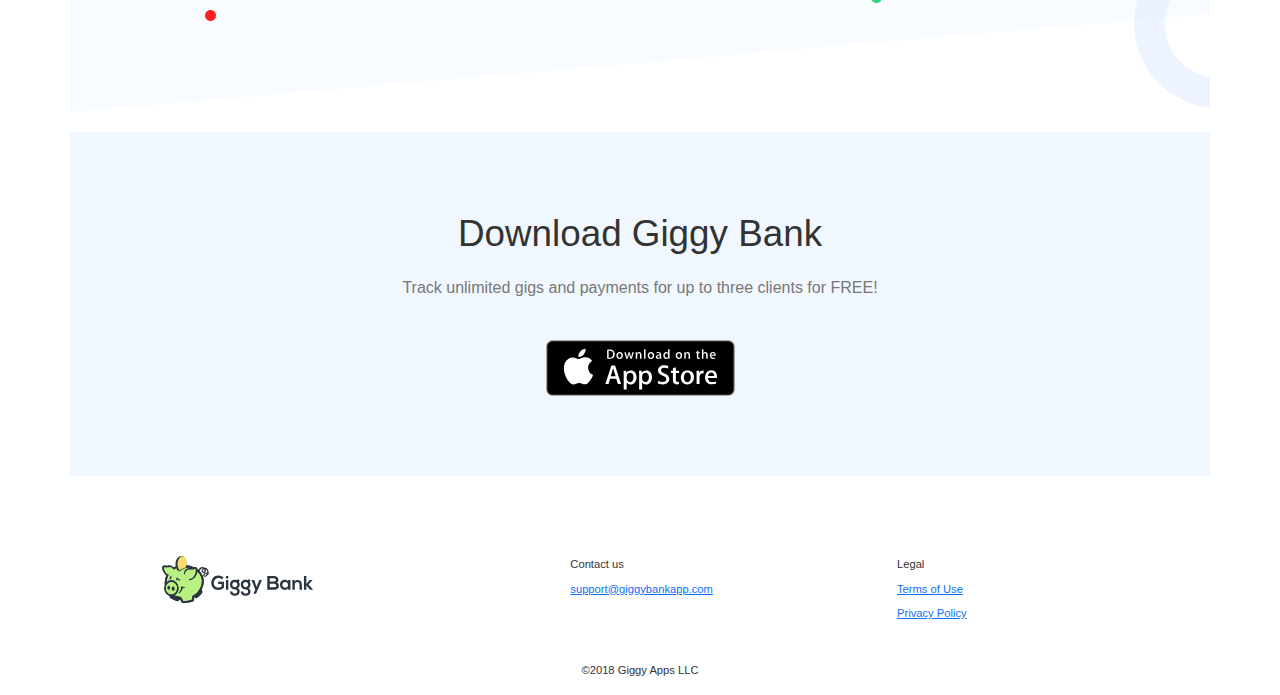
<file: track.html>
<!DOCTYPE html>
<html lang="en">

<head>
  <meta http-equiv="Content-Type" content="text/html;charset=UTF-8">
  <meta http-equiv="X-UA-Compatible" content="IE=edge">
  <meta name="viewport" content="width=device-width, initial-scale=1">
  <meta name="description" content="Giggy Bank - Always Know Who Owes You">
  <meta http-equiv="Cache-control" content="max-age=2592000">

  <title>Giggy Bank - Always Know Who Owes You</title>

  <link rel="shortcut icon" type="image/jpg" href="/img/favicon.png"/>
  <link rel="stylesheet" href="/css/bootstrap.min.css" />
  <link rel="stylesheet" href="/css/style.css" />

  <script async src="https://www.googletagmanager.com/gtag/js?id=G-JTEWN4VPBS"></script>
  <script>
    if(window.location.origin.includes("giggybankapp.com")) {
      window.dataLayer = window.dataLayer || [];
      function gtag(){dataLayer.push(arguments);}
      gtag('js', new Date());

      gtag('config', 'G-JTEWN4VPBS');
    }
  </script>

  <script>
    function getURLParameter(name) {
      const params = new URLSearchParams(window.location.search);
      return params.get(name)
    }

    function getCid() {
      var urlCid = getURLParameter('cid')
      return (urlCid != null && urlCid != "") ? urlCid : 'workandpay' 
    }

    function handleAppStoreButtonClicks(event) {      

      let cid = getCid() 

      var appStoreUrl = "https://itunes.apple.com/app/apple-store/id1325116730?pt=118908438&ct=" + cid + "&mt=8"

      gtag('event', 'click', {
        'event_category': 'Outbound Link',
        'event_label': cid,
        'value': 1
      });

      window.open(appStoreUrl)
    }
  </script>

</head>

<body>
  <div class="container">
    <div class="row headerSection chrome" >
      <div class="col-md-12">
        <a href="index.html" class="attributableLink chrome"><img src="/img/logo.svg" class="topLogo" alt="logo linking to home"/></a>
      </div>
    </div>

    <div class="row headerSection">
    <div class="col-12">
        <h1>Always Know Who Owes You</h1>
        &nbsp;
    </div>
</div>

<div class="row">
    <div class="col-12">
        <p>Giggy Bank is designed from the bottom up for ease of use so you always know who owes you and how much you've earned.</p>
    </div>
</div>
<div class="row align-items-center">
    <div class="col-md-1"></div>
    <div class="col-sm-12 col-md-5">
        <h3>You Do This</h3>
        <ol style="margin-bottom: 20px;">
            <li>Enter "gigs" to track work done.</li>
            <li>Enter payments when you get paid.</li>
            <li>That's it!</li>
        </ol>
    </div>
    <div class="col-sm-12 col-md-6 text-center">
        <img src="img/gigpayform.webp" alt="gig and payment forms" width="90%" />
    </div>
    <div class="col-12 mobile-hidden" style="padding-top: 4rem;">
        It really is that easy! Giggy Bank uses your entries to calculate client balances, tell you how much you've been
        paid, and provide a TON of other useful functionality...
    </div>
</div>
<div class="row graphicBgSection align-items-center" style="padding-top: 100px;">
    <div class="col-md-1"></div>

    <div class="col-xs-12 col-md-5" style="padding-right: 30px;">
        <h3>Giggy Bank Does The Rest!</h3>

        <p class="d-md-none" styl="margin-bottom: 2rem">
            It really is that easy! Giggy Bank uses your entries to calculate client balances, tell you how much you've
            been paid, and provide a TON of other useful functionality...
        </p>

        <ol style="margin-bottom: 20px; list-style-type: none; padding-left: 0;">
            <li class="mobile-hidden">✅ Track client balances</li>
            <li>✅ Calculate your <a href="report.html" class="attributableLink">earnings</a></li>
            <li>✅ Manage your service list</li>
            <li>✅ Automate <a href="recurring.html" class="attributableLink">recurring gigs</a></li>
            <li>✅ Highlight late payments</li>
            <li>✅ Track billable expenses</li>
            <li>✅ Send <a href="statementsreceipts.html" class="attributableLink">statements and receipts</a></li>
            <li>... and more!</li>
        </ol>
    </div>

    <div class="col-12 d-md-none">
        <div class="featureLinkContainer" style="width: 300px; margin: 30px auto;"><a class="attributableLink"
                href="features.html">Explore All Giggy Bank Features</a></div>
    </div>

    <div class="col-xs-12 col-md-6 text-center" style="margin-top: 30px;">
        <img src="img/features.webp" alt="feature montage" width="100%" />
    </div>

    <div class="col-12 mobile-hidden " style="padding-top: 4rem;">
        <div class="featureLinkContainer" style="width: 300px; margin: 40px auto;"><a class="attributableLink"
                href="features.html">Explore All Giggy Bank Features</a></div>
    </div>
</div>

<div class="row downloadSection px-5 chrome">
    <div class="col-12">
        <h2>Download Giggy Bank</h2>
    </div>
    <div class="col-12">
        <p>Track unlimited gigs and payments for up to three clients for FREE!</p>
    </div>
    <div class="col-12"><a class="appStoreButton large" onclick="handleAppStoreButtonClicks(event)"></a></div>
</div> 

    <div class="row footerSection chrome">
      <div class="col-md-5"><img src="/img/logo.svg" height="47px" alt=""/></div>
      <div class="col-md-3">
        <p>Contact us</p>
        <p><a href="mailto:support@giggybankapp.com" target="_blank">support@giggybankapp.com</a></p>
      </div>
      <div class="col-md-1"></div>
      <div class="col-md-3">
        <p>Legal</p>
        <p><a href="/legal/terms.html">Terms of Use</a></p>
        <p><a href="/legal/privacy.html">Privacy Policy</a></p>
      </div>
    </div>
  </div>

  <p class="copyright chrome">&copy;2018 Giggy Apps LLC</p>

  <script>
    var attributableLinks = document.querySelectorAll('.attributableLink');
    for (var i = 0; i < attributableLinks.length; i++) {
      const cid = getCid()
      attributableLinks[i].href += attributableLinks[i].href.indexOf('?') != -1 ? "&cid=" + cid  : "?cid=" + cid;
    }

    if(getURLParameter("nochrome") == "true") { 
      const layoutElements = document.querySelectorAll('.chrome');
      layoutElements.forEach(element => {
        element.style.display = 'none'
      });
    }
  </script>
</body>

</html>
</file>
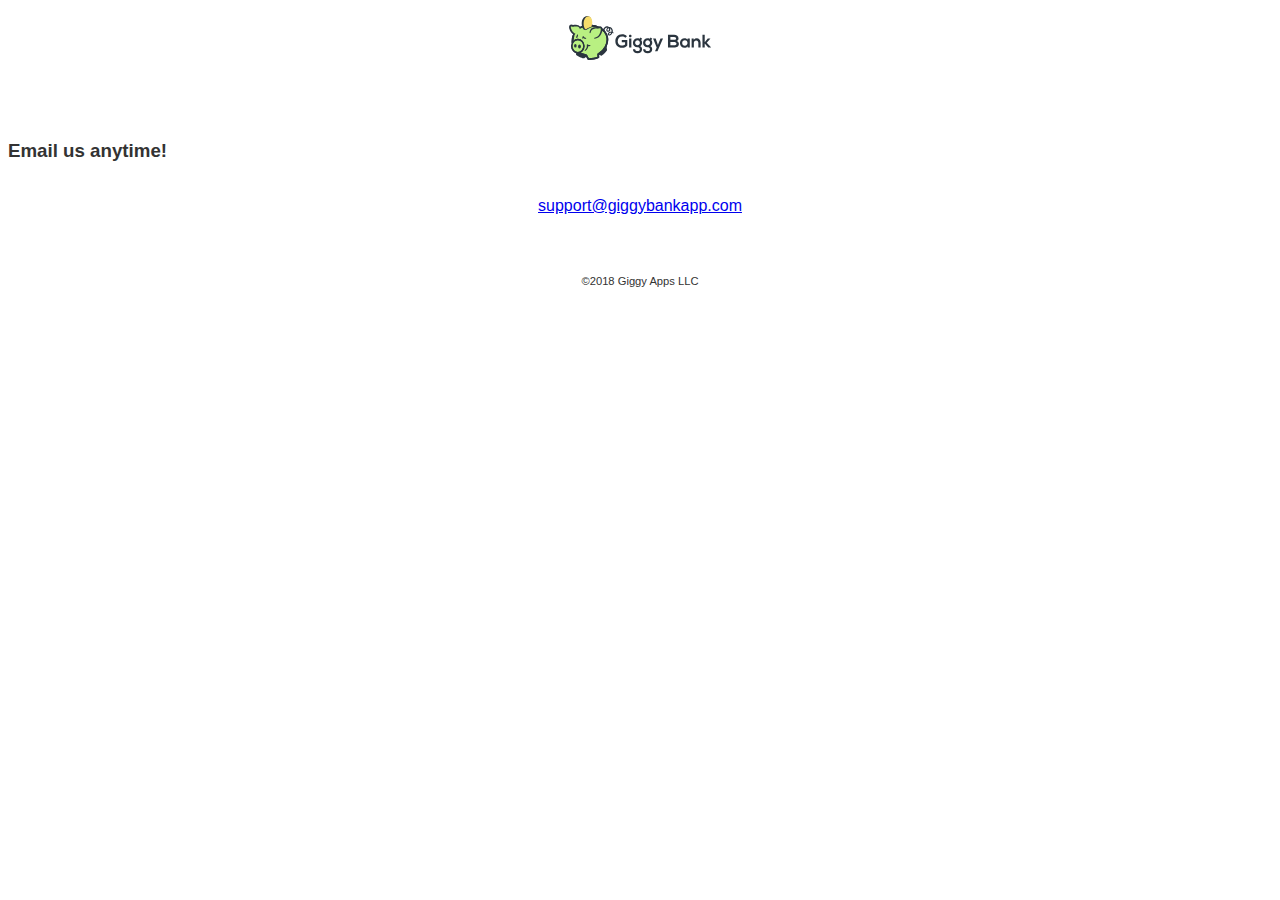
<file: app/support.html>
<!doctype html>
<html lang="en">

<head>
  <meta http-equiv="Content-Type" content="text/html;charset=UTF-8">
  <meta http-equiv="X-UA-Compatible" content="IE=edge">
  <meta name="viewport" content="width=device-width, initial-scale=1">
  <meta name="description" content="Giggy Bank - Contact Support">
  <meta http-equiv="Cache-control" content="max-age=2592000">
  <meta name="robots" content="noindex">
  <title>Giggy Bank</title>

  <link rel="shortcut icon" type="image/jpg" href="/img/favicon.png"/>
  <link rel="stylesheet" href="/css/style.css" />

  <script async src="https://www.googletagmanager.com/gtag/js?id=G-JTEWN4VPBS"></script>
  <script>
    window.dataLayer = window.dataLayer || [];
    function gtag(){dataLayer.push(arguments);}
    gtag('js', new Date());

    gtag('config', 'G-JTEWN4VPBS');
  </script>
</head>

<body>
  <div style="text-align: center; margin: 1em;">
        <img src="/img/logo.svg" class="topLogo" />
  </div>
    <div style="text-align: center; margin: 60px 0;">
        <h3>Email us anytime!</h3>
        <p><a href="mailto:support@giggybankapp.com">support@giggybankapp.com</a></p>
    </div>
    <p class="copyright">&copy;2018 Giggy Apps LLC</p>
</body>
</file>
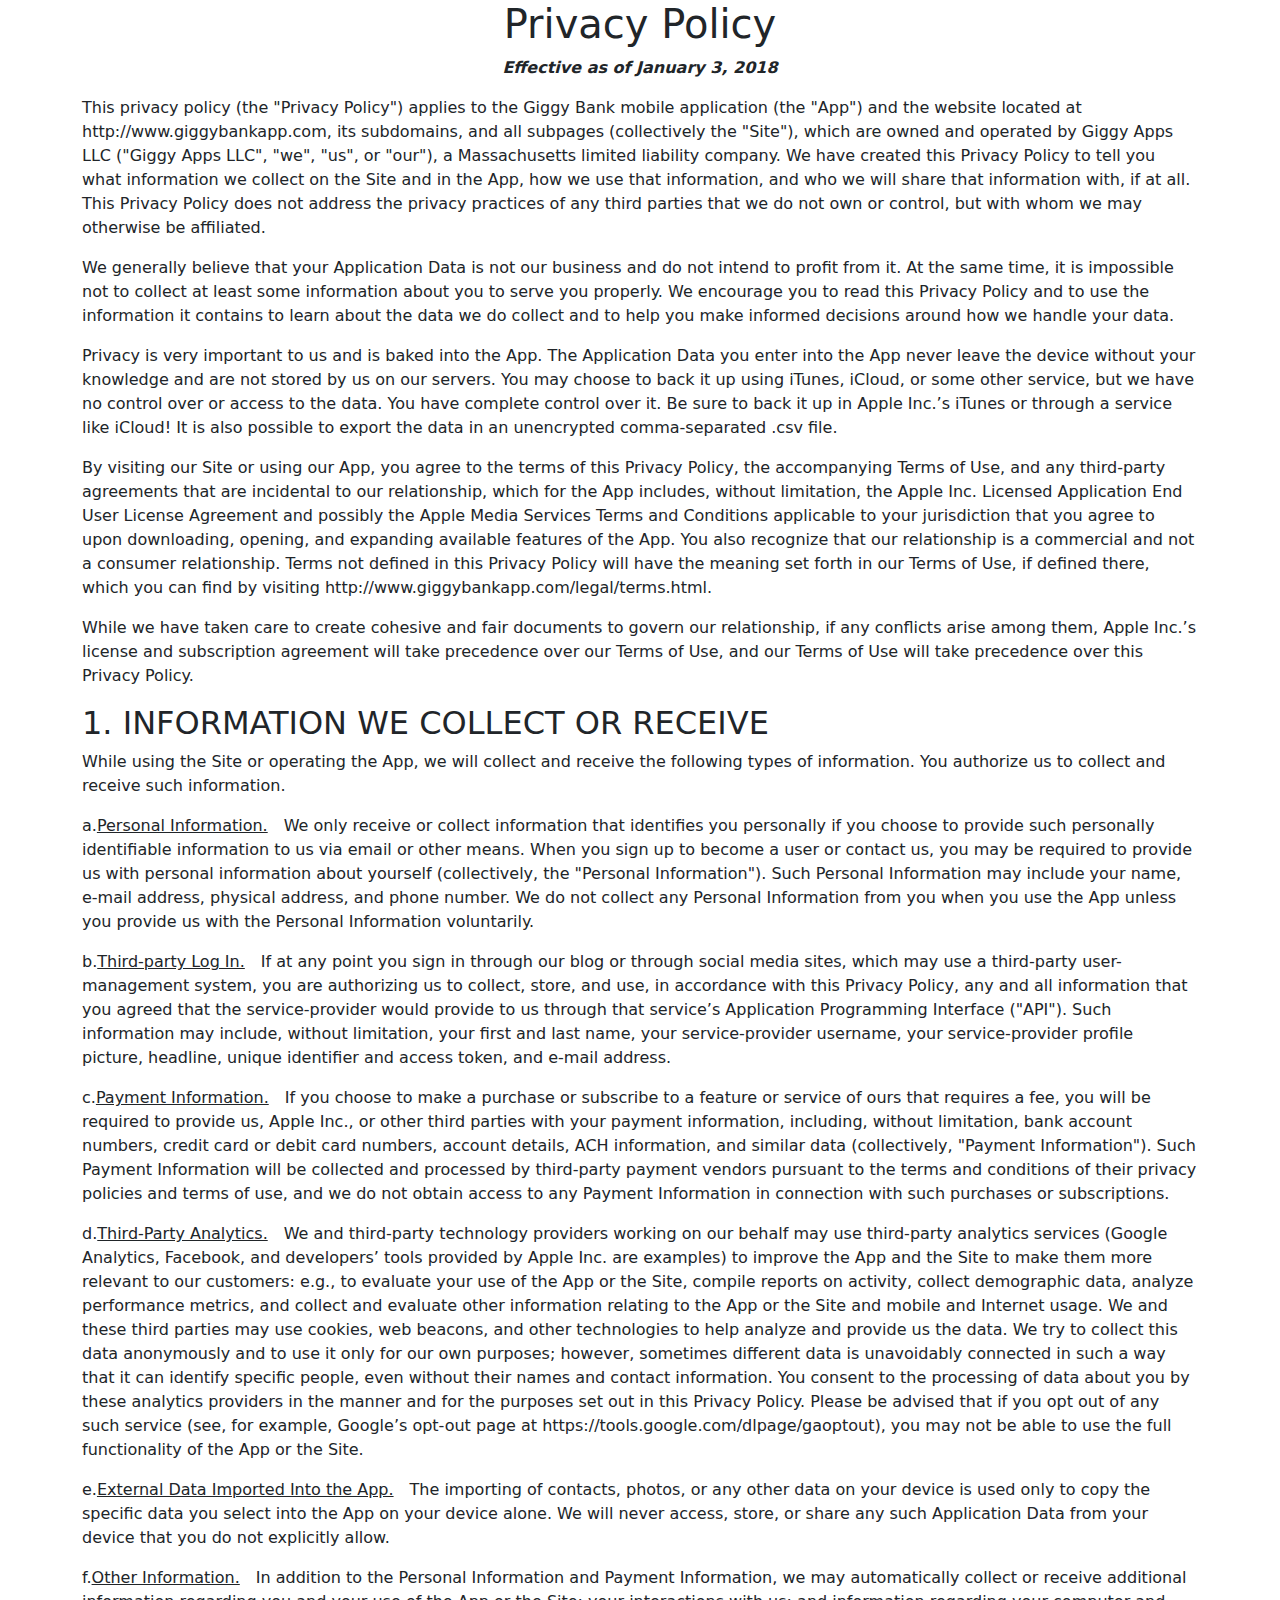
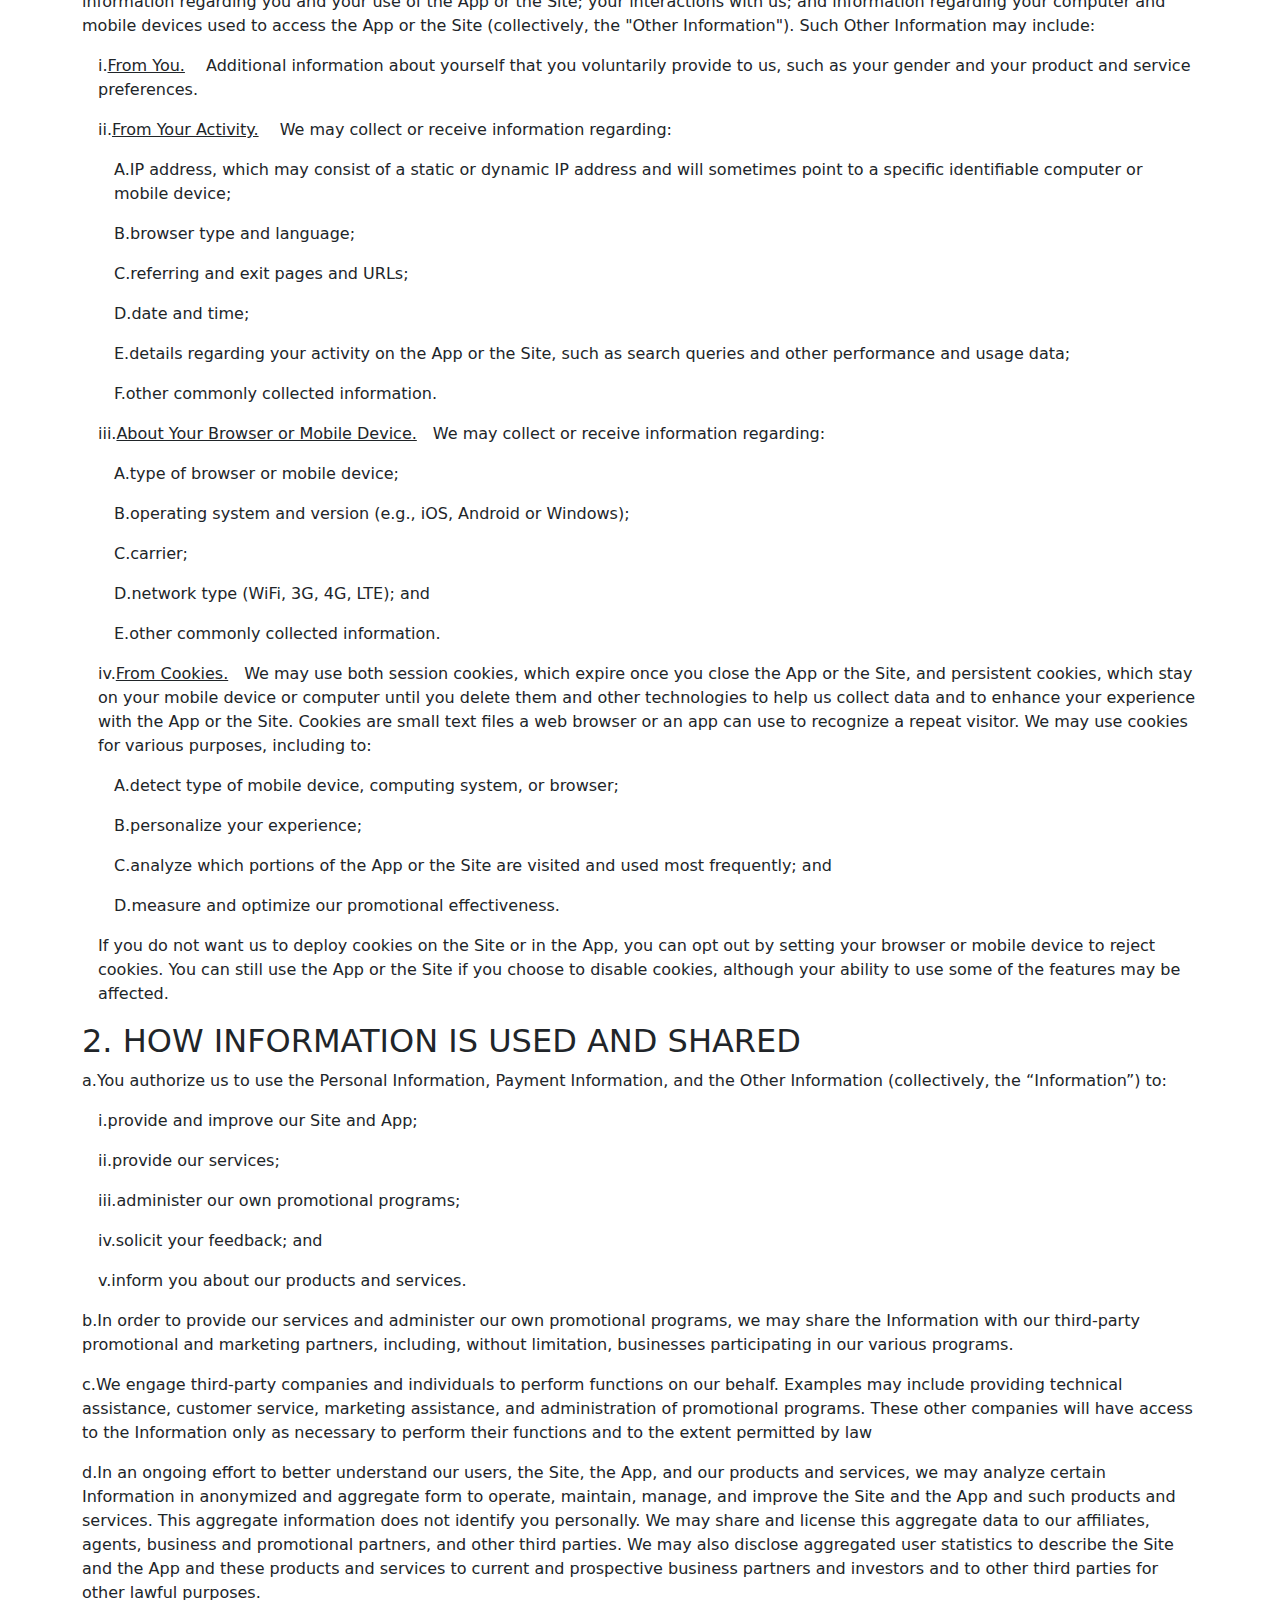
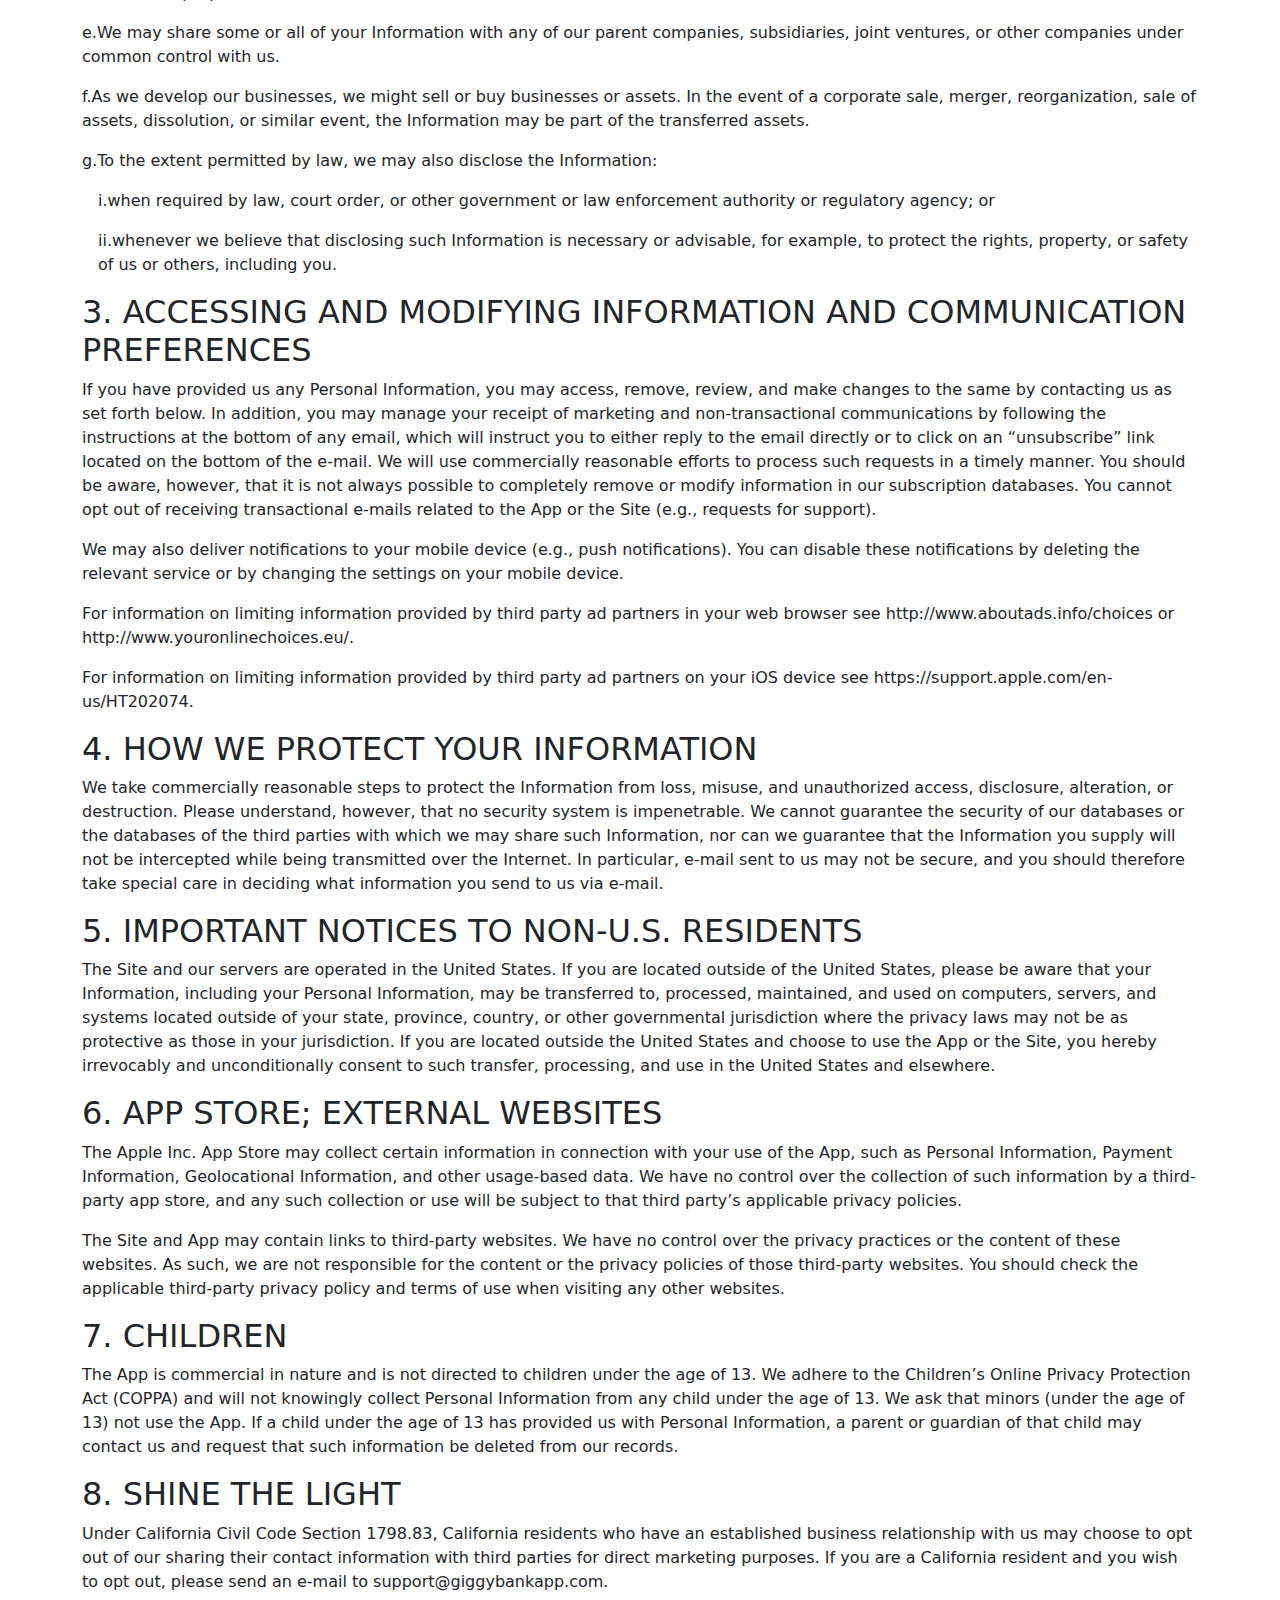
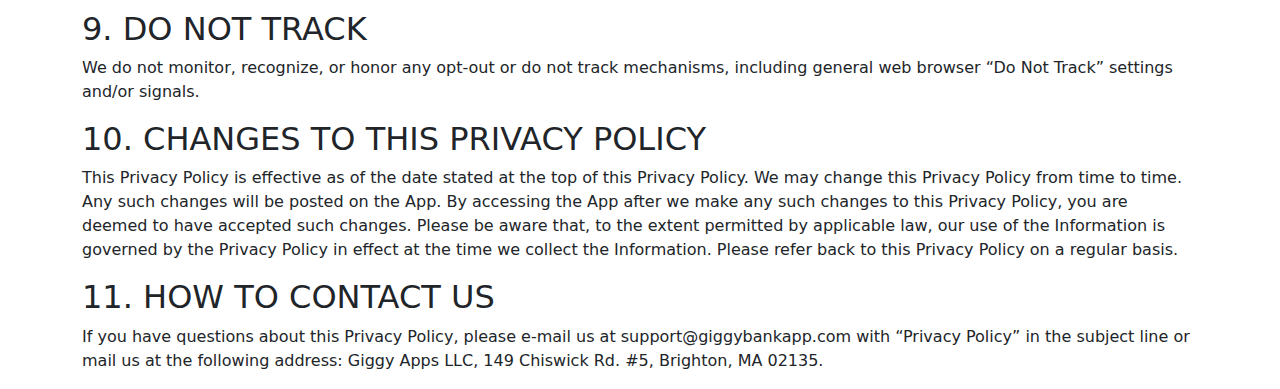
<file: legal/privacy.html>
<!DOCTYPE html>
<html>
<head>
  <!-- Global site tag (gtag.js) - Google Analytics -->
  <script async src="https://www.googletagmanager.com/gtag/js?id=G-JTEWN4VPBS"></script>
  <script>
	window.dataLayer = window.dataLayer || [];
	function gtag(){dataLayer.push(arguments);}
	gtag('js', new Date());
  
	gtag('config', 'G-JTEWN4VPBS');
  </script>
  
  <meta http-equiv="Content-Type" content="text/html;charset=UTF-8">
  <meta name="viewport" content="width=device-width, initial-scale=1.0">
  <meta name="robots" content="noindex">
  <title>Giggy Apps LLC Privacy Policy</title>
  <link href="../css/bootstrap.min.css" rel="stylesheet">
  <link href="legal.css" rel="stylesheet">
</head>
<body>
  <div class="container">
	  <h1 class="centered">Privacy Policy</h1>
	  <p class="centered">
		<span class="effectiveDate">Effective as of January 3, 2018</span>
	  </p>
	  <p>
		This privacy policy (the "Privacy Policy") applies to the Giggy Bank mobile application (the "App") and the website located at http://www.giggybankapp.com, its subdomains, and all subpages (collectively the "Site"), which are owned and operated by Giggy Apps LLC ("Giggy Apps LLC", "we", "us", or "our"), a Massachusetts limited liability company. We have created this Privacy Policy to tell you what information we collect on the Site and in the App, how we use that information, and who we will share that information with, if at all. This Privacy Policy does not address the privacy practices of any third parties that we do not own or control, but with whom we may otherwise be affiliated.
	  </p>
	  <p>
		We generally believe that your Application Data is not our business and do not intend to profit from it. At the same time, it is impossible not to collect at least some information about you to serve you properly. We encourage you to read this Privacy Policy and to use the information it contains to learn about the data we do collect and to help you make informed decisions around how we handle your data.
	  </p>
	  <p>
		Privacy is very important to us and is baked into the App. The Application Data you enter into the App never leave the device without your knowledge and are not stored by us on our servers. You may choose to back it up using iTunes, iCloud, or some other service, but we have no control over or access to the data. You have complete control over it. Be sure to back it up in Apple Inc.’s iTunes or through a service like iCloud! It is also possible to export the data in an unencrypted comma-separated .csv file.
	  </p>
	  <p>
		By visiting our Site or using our App, you agree to the terms of this Privacy Policy, the accompanying Terms of Use, and any third-party agreements that are incidental to our relationship, which for the App includes, without limitation, the Apple Inc. Licensed Application End User License Agreement and possibly the Apple Media Services Terms and Conditions applicable to your jurisdiction that you agree to upon downloading, opening, and expanding available features of the App. You also recognize that our relationship is a commercial and not a consumer relationship. Terms not defined in this Privacy Policy will have the meaning set forth in our Terms of Use, if defined there, which you can find by visiting http://www.giggybankapp.com/legal/terms.html.
	  </p>
	  <p>
		While we have taken care to create cohesive and fair documents to govern our relationship, if any conflicts arise among them, Apple Inc.’s license and subscription agreement will take precedence over our Terms of Use, and our Terms of Use will take precedence over this Privacy Policy.
	  </p>

	  <h2>1. INFORMATION WE COLLECT OR RECEIVE</h2>
	  <p>While using the Site or operating the App, we will collect and receive the following types of information. You authorize us to collect and receive such information.</p>
	  <p>a.​<span class="inlineTitle">Personal Information.</span>We only receive or collect information that identifies you personally if you choose to provide such personally identifiable information to us via email or other means. When you sign up to become a user or contact us, you may be required to provide us with personal information about yourself (collectively, the "Personal Information"). Such Personal Information may include your name, e-mail address, physical address, and phone number. We do not collect any Personal Information from you when you use the App unless you provide us with the Personal Information voluntarily.</p>
	  <p>b.<span class="inlineTitle">​Third-party Log In.</span>If at any point you sign in through our blog or through social media sites, which may use a third-party user-management system, you are authorizing us to collect, store, and use, in accordance with this Privacy Policy, any and all information that you agreed that the service-provider would provide to us through that service’s Application Programming Interface ("API"). Such information may include, without limitation, your first and last name, your service-provider username, your service-provider profile picture, headline, unique identifier and access token, and e-mail address.</p>
	  <p>c.<span class="inlineTitle">​Payment Information.</span>If you choose to make a purchase or subscribe to a feature or service of ours that requires a fee, you will be required to provide us, Apple Inc., or other third parties with your payment information, including, without limitation, bank account numbers, credit card or debit card numbers, account details, ACH information, and similar data (collectively, "Payment Information"). Such Payment Information will be collected and processed by third-party payment vendors pursuant to the terms and conditions of their privacy policies and terms of use, and we do not obtain access to any Payment Information in connection with such purchases or subscriptions.</p>
	  <p>d.<span class="inlineTitle">​Third-Party Analytics.</span>We and third-party technology providers working on our behalf may use third-party analytics services (Google Analytics, Facebook, and developers’ tools provided by Apple Inc. are examples) to improve the App and the Site to make them more relevant to our customers: e.g., to evaluate your use of the App or the Site, compile reports on activity, collect demographic data, analyze performance metrics, and collect and evaluate other information relating to the App or the Site and mobile and Internet usage. We and these third parties may use cookies, web beacons, and other technologies to help analyze and provide us the data. We try to collect this data anonymously and to use it only for our own purposes; however, sometimes different data is unavoidably connected in such a way that it can identify specific people, even without their names and contact information. You consent to the processing of data about you by these analytics providers in the manner and for the purposes set out in this Privacy Policy. Please be advised that if you opt out of any such service (see, for example, Google’s opt-out page at https://tools.google.com/dlpage/gaoptout), you may not be able to use the full functionality of the App or the Site.</p>
	  <p>e.<span class="inlineTitle">​External Data Imported Into the App.</span>The importing of contacts, photos, or any other data on your device is used only to copy the specific data you select into the App on your device alone. We will never access, store, or share any such Application Data from your device that you do not explicitly allow.</p>


	  <p>f.​<span class="inlineTitle">Other Information.</span>In addition to the Personal Information and Payment Information, we may automatically collect or receive additional information regarding you and your use of the App or the Site; your interactions with us; and information regarding your computer and mobile devices used to access the App or the Site (collectively, the "Other Information"). Such Other Information may include:</p>
	  <div class="indented">
		  <p>i.​<span class="inlineTitle">​From You.</span> Additional information about yourself that you voluntarily provide to us, such as your gender and your product and service preferences.</p>
		  <p>ii.​<span class="inlineTitle">​From Your Activity.</span> We may collect or receive information regarding:</p>
		  <p class="indented">​A.​IP address, which may consist of a static or dynamic IP address and will sometimes point to a specific identifiable computer or mobile device;</p>
		  <p class="indented">​B.​browser type and language;</p>
		  <p class="indented">​C.​referring and exit pages and URLs;</p>
		  <p class="indented">​D.​date and time;</p>
		  <p class="indented">​E.​details regarding your activity on the App or the Site, such as search queries and other performance and usage data;</p>
		  <p class="indented">​F.​other commonly collected information.</p>
		  <p>iii.<span class="inlineTitle">​About Your Browser or Mobile Device.</span>We may collect or receive information regarding:</p>
		  <p class="indented">​A.​type of browser or mobile device;</p>
		  <p class="indented">​B.​operating system and version (e.g., iOS, Android or Windows);</p>
		  <p class="indented">​C.​carrier;</p>
		  <p class="indented">​D.​network type (WiFi, 3G, 4G, LTE); and</p>
		  <p class="indented">​E.​other commonly collected information.</p>
		  <p>iv.<span class="inlineTitle">​From Cookies.</span>We may use both session cookies, which expire once you close the App or the Site, and persistent cookies, which stay on your mobile device or computer until you delete them and other technologies to help us collect data and to enhance your experience with the App or the Site. Cookies are small text files a web browser or an app can use to recognize a repeat visitor. We may use cookies for various purposes, including to:</p>
		  <p class="indented">​A.​detect type of mobile device, computing system, or browser;</p>
		  <p class="indented">​B.​personalize your experience;</p>
		  <p class="indented">​C.​analyze which portions of the App or the Site are visited and used most frequently; and</p>
		  <p class="indented">​D.​measure and optimize our promotional effectiveness.</p>
		  <p>If you do not want us to deploy cookies on the Site or in the App, you can opt out by setting your browser or mobile device to reject cookies. You can still use the App or the Site if you choose to disable cookies, although your ability to use some of the features may be affected.</p>
	  </div>

	  <h2>2. HOW INFORMATION IS USED AND SHARED</h2>
	  <p>a.​You authorize us to use the Personal Information, Payment Information, and the Other Information (collectively, the “Information”) to:</p>
	  <p class="indented">i.​provide and improve our Site and App;</p>
	  <p class="indented">ii.​provide our services;</p>
	  <p class="indented">iii.​administer our own promotional programs;</p>
	  <p class="indented">iv.​solicit your feedback; and</p>
	  <p class="indented">v.​inform you about our products and services.</p>
	  <p>b.​In order to provide our services and administer our own promotional programs, we may share the Information with our third-party promotional and marketing partners, including, without limitation, businesses participating in our various programs.</p>
	  <p>c.​We engage third-party companies and individuals to perform functions on our behalf. Examples may include providing technical assistance, customer service, marketing assistance, and administration of promotional programs. These other companies will have access to the Information only as necessary to perform their functions and to the extent permitted by law</p>
	  <p>d.​In an ongoing effort to better understand our users, the Site, the App, and our products and services, we may analyze certain Information in anonymized and aggregate form to operate, maintain, manage, and improve the Site and the App and such products and services. This aggregate information does not identify you personally. We may share and license this aggregate data to our affiliates, agents, business and promotional partners, and other third parties. We may also disclose aggregated user statistics to describe the Site and the App and these products and services to current and prospective business partners and investors and to other third parties for other lawful purposes.</p>
	  <p>e.​We may share some or all of your Information with any of our parent companies, subsidiaries, joint ventures, or other companies under common control with us.</p>
	  <p>f.​As we develop our businesses, we might sell or buy businesses or assets. In the event of a corporate sale, merger, reorganization, sale of assets, dissolution, or similar event, the Information may be part of the transferred assets.</p>
	  <p>g.​To the extent permitted by law, we may also disclose the Information:</p>
	  <p class="indented">i.​when required by law, court order, or other government or law enforcement authority or regulatory agency; or</p>
	  <p class="indented">ii.​whenever we believe that disclosing such Information is necessary or advisable, for example, to protect the rights, property, or safety of us or others, including you.</p>
	  <h2>3. ACCESSING AND MODIFYING INFORMATION AND COMMUNICATION PREFERENCES</h2>
	  <p>If you have provided us any Personal Information, you may access, remove, review, and make changes to the same by contacting us as set forth below. In addition, you may manage your receipt of marketing and non-transactional communications by following the instructions at the bottom of any email, which will instruct you to either reply to the email directly or to click on an “unsubscribe” link located on the bottom of the e-mail. We will use commercially reasonable efforts to process such requests in a timely manner. You should be aware, however, that it is not always possible to completely remove or modify information in our subscription databases. You cannot opt out of receiving transactional e-mails related to the App or the Site (e.g., requests for support).</p>
	  <p>We may also deliver notifications to your mobile device (e.g., push notifications). You can disable these notifications by deleting the relevant service or by changing the settings on your mobile device.</p>
    <p>For information on limiting information provided by third party ad partners in your web browser see http://www.aboutads.info/choices or http://www.youronlinechoices.eu/.</p>
    <p>For information on limiting information provided by third party ad partners on your iOS device see https://support.apple.com/en-us/HT202074.</p>
	  <h2>4. HOW WE PROTECT YOUR INFORMATION</h2>
	  <p>We take commercially reasonable steps to protect the Information from loss, misuse, and unauthorized access, disclosure, alteration, or destruction. Please understand, however, that no security system is impenetrable. We cannot guarantee the security of our databases or the databases of the third parties with which we may share such Information, nor can we guarantee that the Information you supply will not be intercepted while being transmitted over the Internet. In particular, e-mail sent to us may not be secure, and you should therefore take special care in deciding what information you send to us via e-mail.</p>
	  <h2>5. IMPORTANT NOTICES TO NON-U.S. RESIDENTS</h2>
	  <p>The Site and our servers are operated in the United States. If you are located outside of the United States, please be aware that your Information, including your Personal Information, may be transferred to, processed, maintained, and used on computers, servers, and systems located outside of your state, province, country, or other governmental jurisdiction where the privacy laws may not be as protective as those in your jurisdiction. If you are located outside the United States and choose to use the App or the Site, you hereby irrevocably and unconditionally consent to such transfer, processing, and use in the United States and elsewhere.</p>
	  <h2>6. APP STORE; EXTERNAL WEBSITES</h2>
	  <p>The Apple Inc. App Store may collect certain information in connection with your use of the App, such as Personal Information, Payment Information, Geolocational Information, and other usage-based data. We have no control over the collection of such information by a third-party app store, and any such collection or use will be subject to that third party’s applicable privacy policies.</p>
	  <p>The Site and App may contain links to third-party websites. We have no control over the privacy practices or the content of these websites. As such, we are not responsible for the content or the privacy policies of those third-party websites. You should check the applicable third-party privacy policy and terms of use when visiting any other websites.</p>
	  <h2>7. CHILDREN</h2>
	  <p>The App is commercial in nature and is not directed to children under the age of 13. We adhere to the Children’s Online Privacy Protection Act (COPPA) and will not knowingly collect Personal Information from any child under the age of 13. We ask that minors (under the age of 13) not use the App. If a child under the age of 13 has provided us with Personal Information, a parent or guardian of that child may contact us and request that such information be deleted from our records.</p>
	  <h2>8. SHINE THE LIGHT</h2>
	  Under California Civil Code Section 1798.83, California residents who have an established business relationship with us may choose to opt out of our sharing their contact information with third parties for direct marketing purposes. If you are a California resident and you wish to opt out, please send an e-mail to support@giggybankapp.com.</p>
	  <h2>9. DO NOT TRACK</h2>
	  We do not monitor, recognize, or honor any opt-out or do not track mechanisms, including general web browser “Do Not Track” settings and/or signals.</p>
	  <h2>10. CHANGES TO THIS PRIVACY POLICY</h2>
	  This Privacy Policy is effective as of the date stated at the top of this Privacy Policy. We may change this Privacy Policy from time to time. Any such changes will be posted on the App. By accessing the App after we make any such changes to this Privacy Policy, you are deemed to have accepted such changes. Please be aware that, to the extent permitted by applicable law, our use of the Information is governed by the Privacy Policy in effect at the time we collect the Information. Please refer back to this Privacy Policy on a regular basis.</p>
	  <h2>11. HOW TO CONTACT US</h2>
	  <p>If you have questions about this Privacy Policy, please e-mail us at support@giggybankapp.com with “Privacy Policy” in the subject line or mail us at the following address: Giggy Apps LLC, 149 Chiswick Rd. #5, Brighton, MA 02135.</p>
	</div>
</body>
</file>
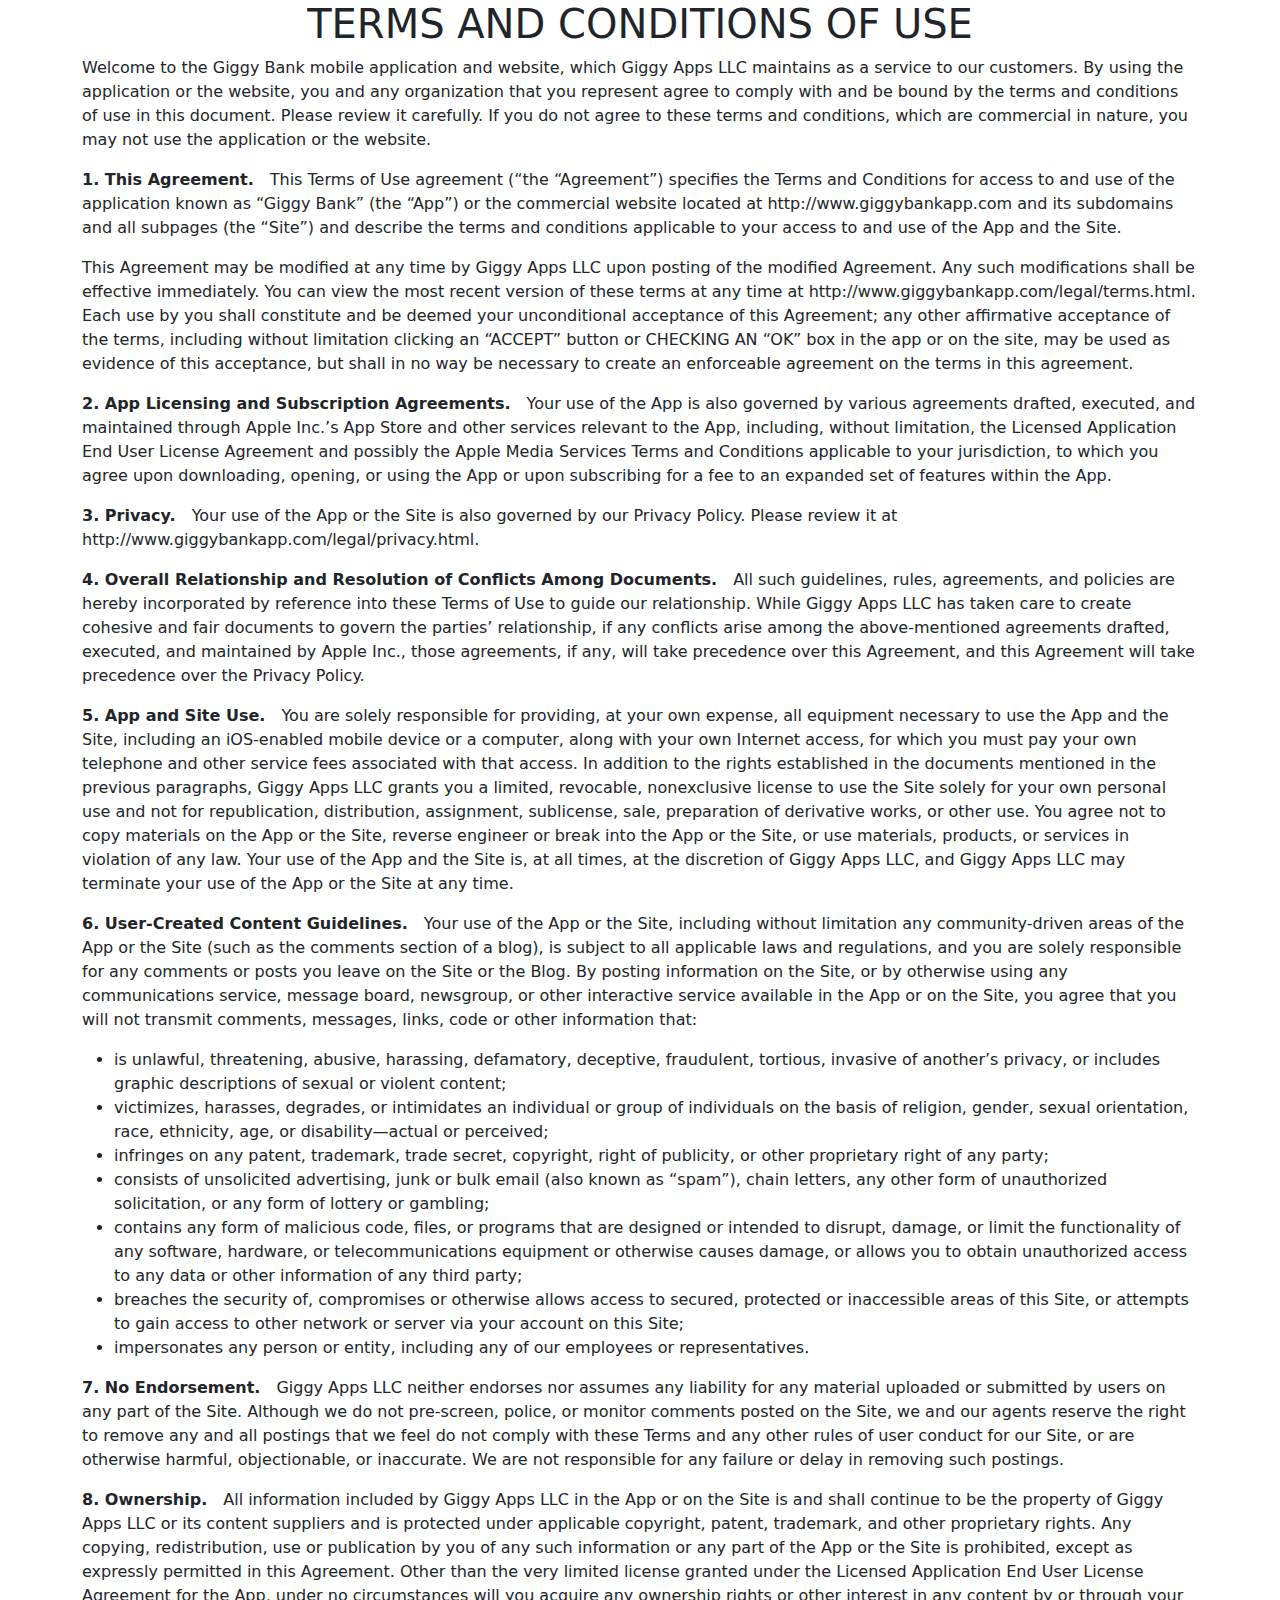
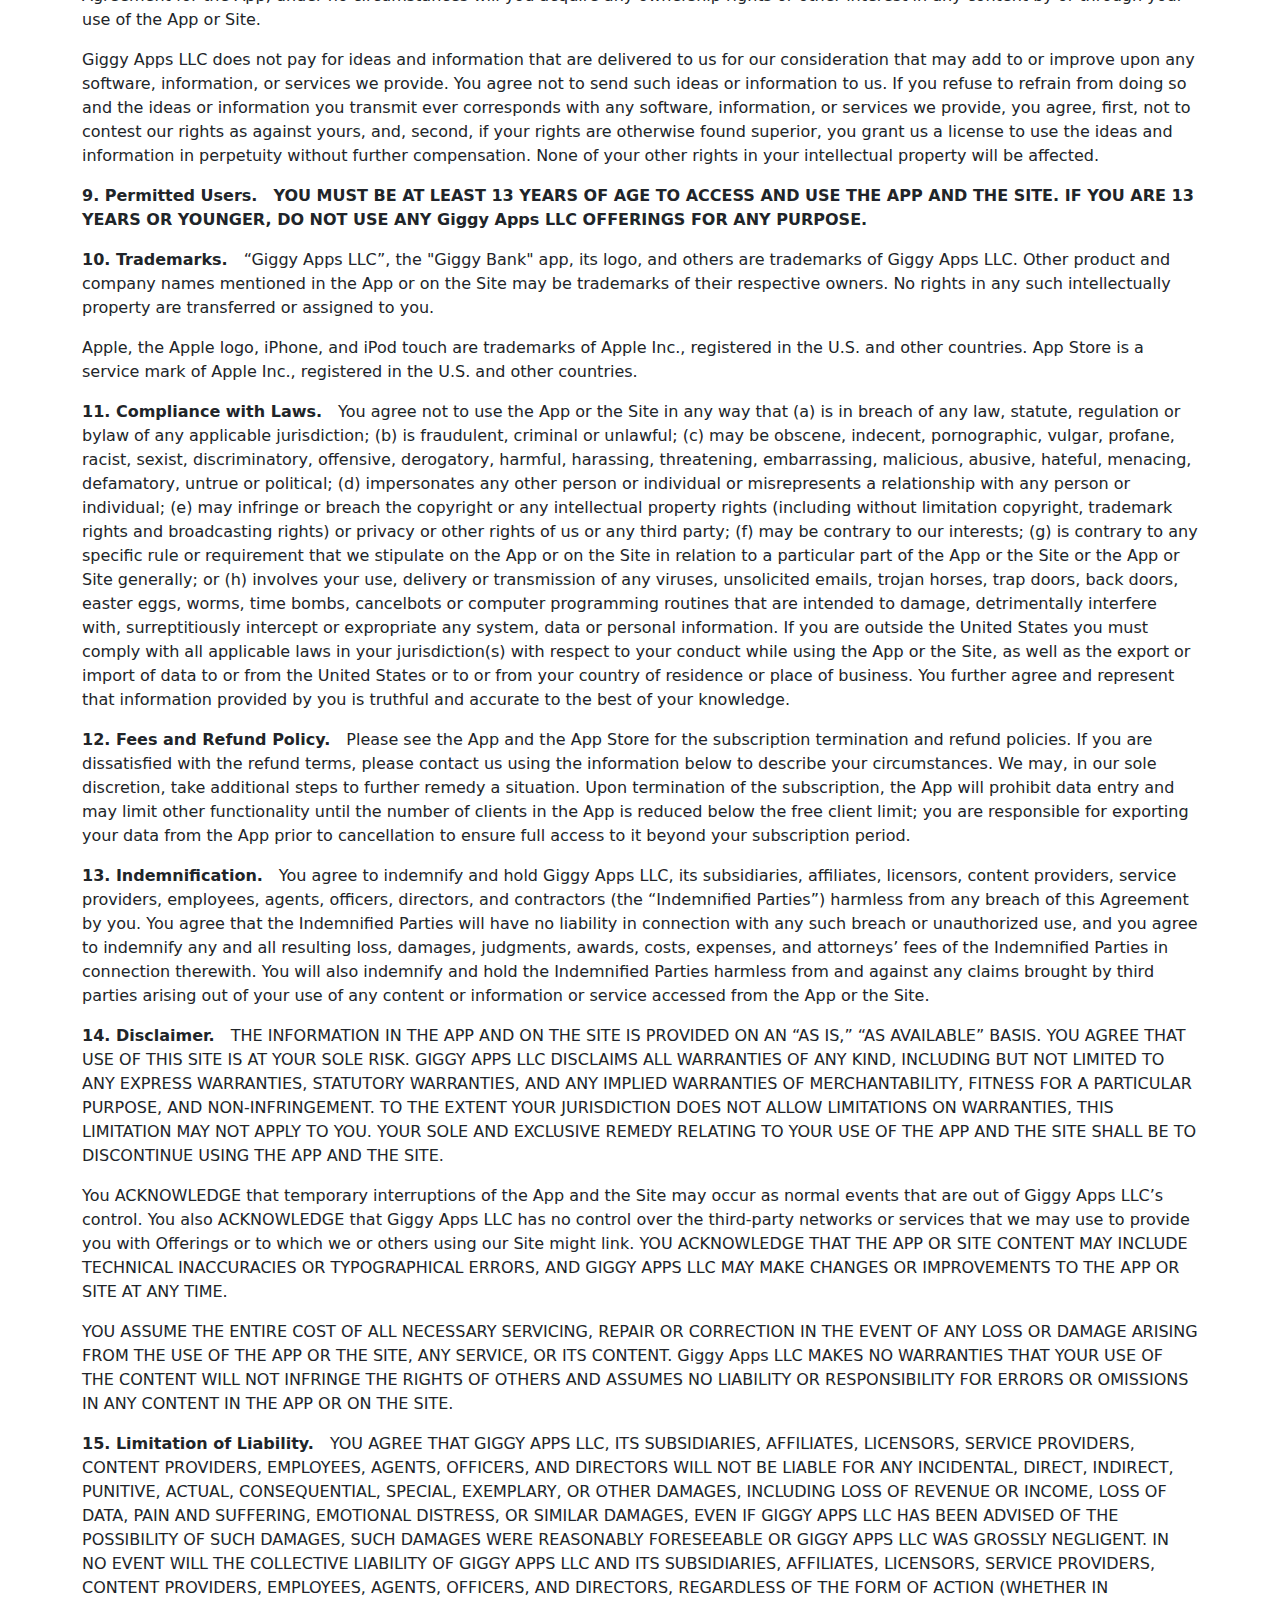
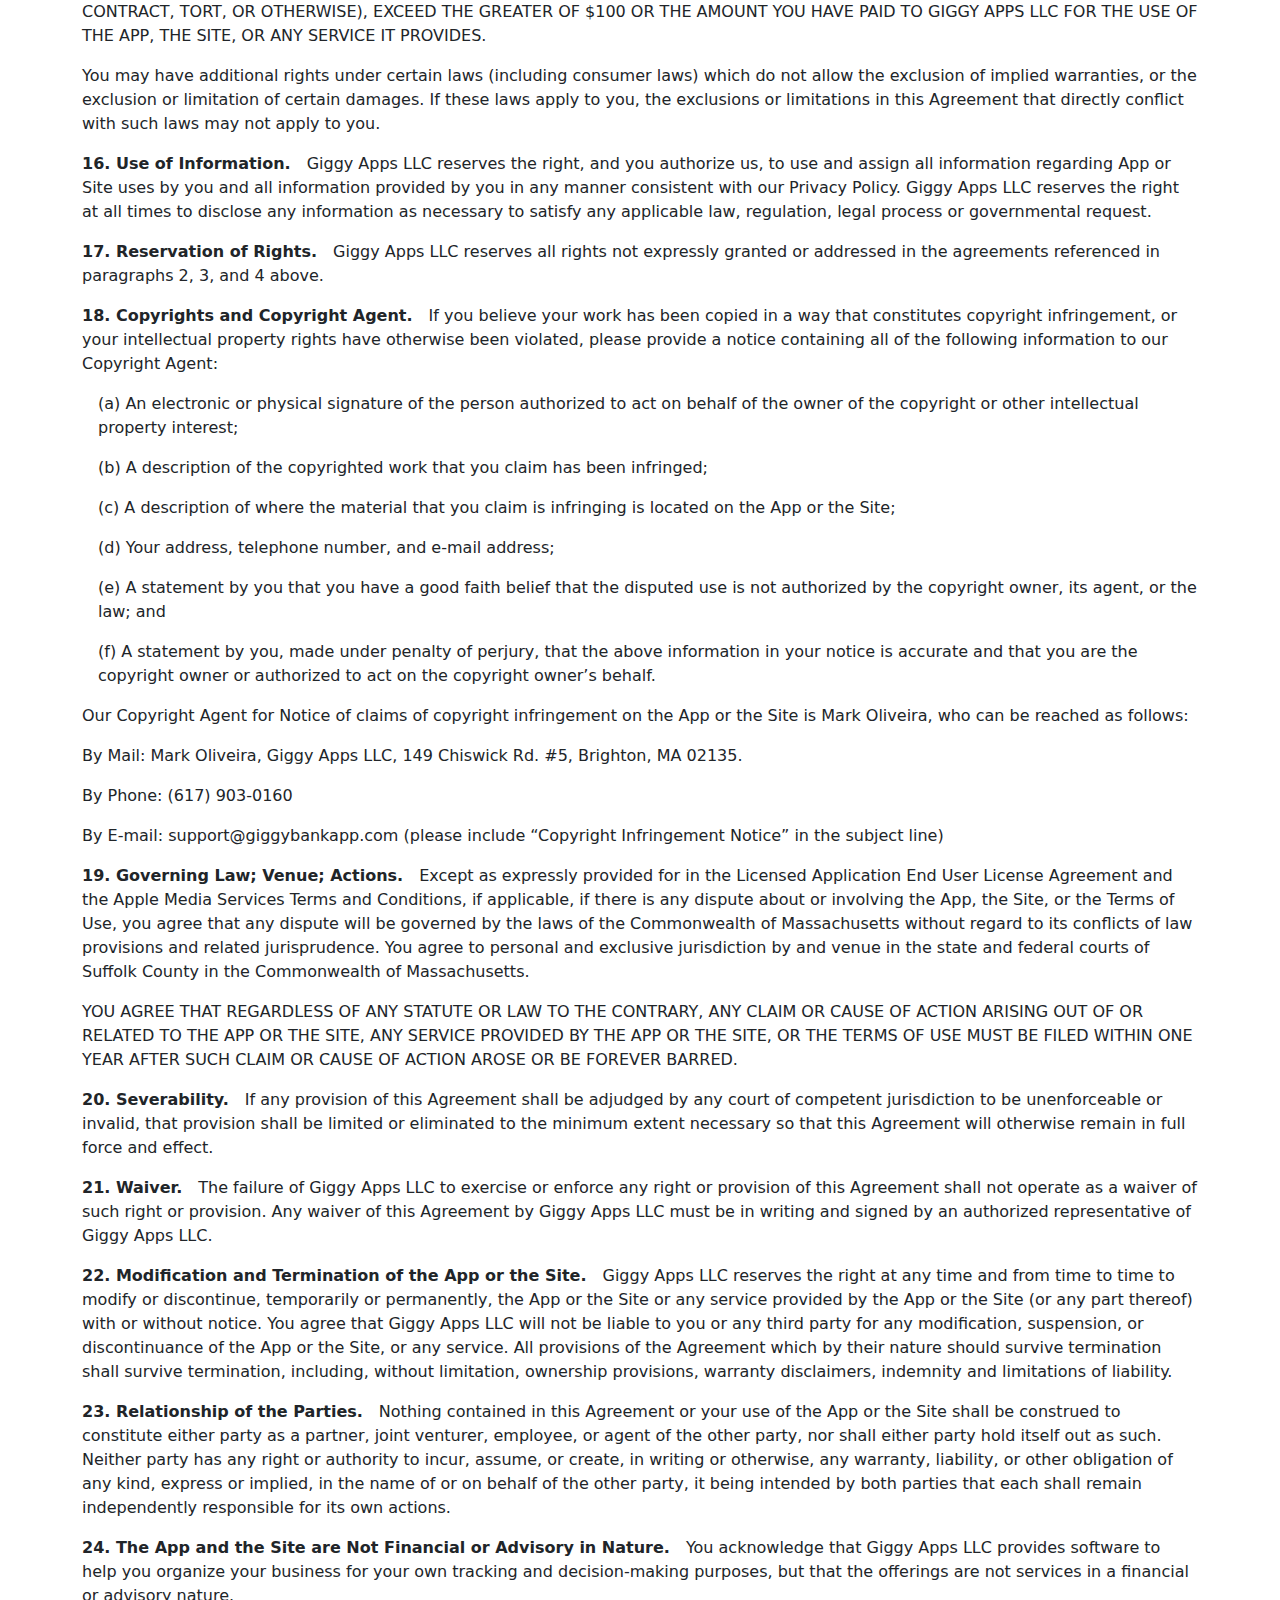
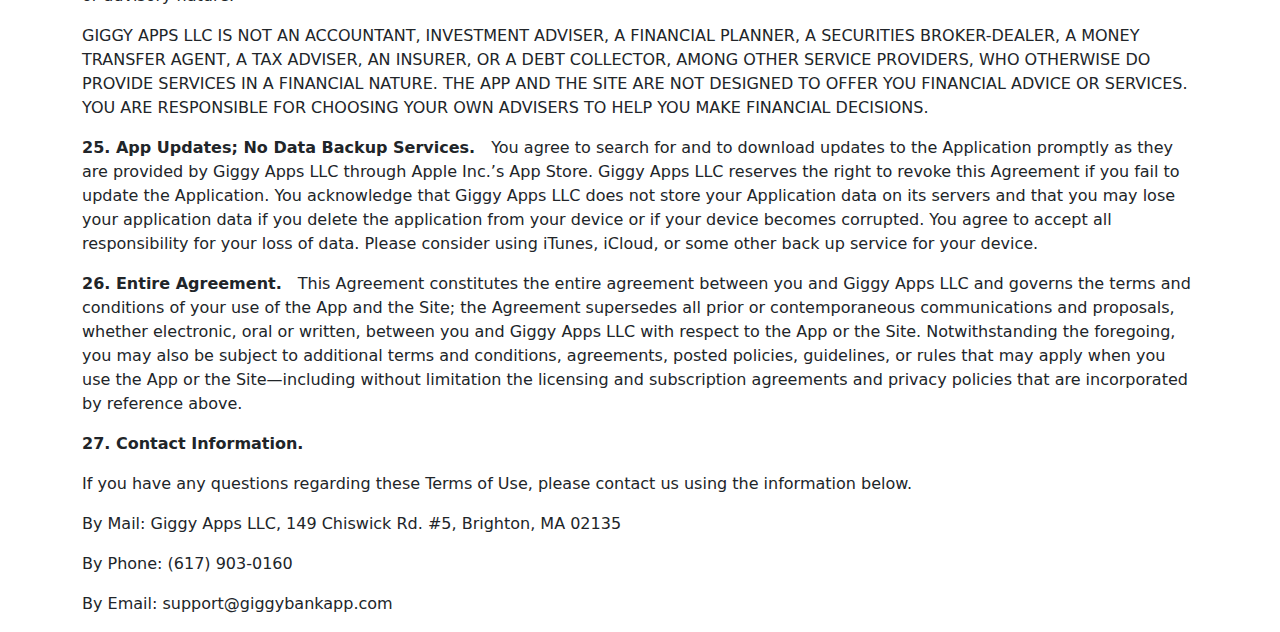
<file: legal/terms.html>
<!DOCTYPE html>
<html>
<head>
  <script async src="https://www.googletagmanager.com/gtag/js?id=G-JTEWN4VPBS"></script>
  <script>
    window.dataLayer = window.dataLayer || [];
    function gtag(){dataLayer.push(arguments);}
    gtag('js', new Date());

    gtag('config', 'G-JTEWN4VPBS');
  </script>

  <meta http-equiv="Content-Type" content="text/html;charset=UTF-8">
  <meta name="viewport" content="width=device-width, initial-scale=1.0">
  <meta name="robots" content="noindex">
  <title>Giggy Bank Terms and Conditions of Use</title>
  <link href="../css/bootstrap.min.css" rel="stylesheet">
  <link href="legal.css" rel="stylesheet">
  <style>
    span.inlineTitle {
      font-weight: bold;
      text-decoration: none;
    }
  </style>
</head>
<body>
  <div class="container">
    <h1 class="centered">TERMS AND CONDITIONS OF USE</h1>
    <p>
      Welcome to the Giggy Bank mobile application and website, which Giggy Apps LLC maintains as a service to our customers. By using the application or the website, you and any organization that you represent agree to comply with and be bound by the terms and conditions of use in this document. Please review it carefully. If you do not agree to these terms and conditions, which are commercial in nature, you may not use the application or the website.
    </p>
    <p>
      <span class="inlineTitle">1. This Agreement.</span>This Terms of Use agreement (“the “Agreement”) specifies the Terms and Conditions for access to and use of the application known as “Giggy Bank” (the “App”) or the commercial website located at http://www.giggybankapp.com and its subdomains and all subpages (the “Site”) and describe the terms and conditions applicable to your access to and use of the App and the Site.
    </p>
    <p>
      This Agreement may be modified at any time by Giggy Apps LLC upon posting of the modified Agreement. Any such modifications shall be effective immediately. You can view the most recent version of these terms at any time at http://www.giggybankapp.com/legal/terms.html. Each use by you shall constitute and be deemed your unconditional acceptance of this Agreement; any other affirmative acceptance of the terms, including without limitation clicking an “ACCEPT” button or CHECKING AN “OK” box in the app or on the site, may be used as evidence of this acceptance, but shall in no way be necessary to create an enforceable agreement on the terms in this agreement.
    </p>
    <p>
      <span class="inlineTitle">2. App Licensing and Subscription Agreements.</span>Your use of the App is also governed by various agreements drafted, executed, and maintained through Apple Inc.’s App Store and other services relevant to the App, including, without limitation, the Licensed Application End User License Agreement and possibly the Apple Media Services Terms and Conditions applicable to your jurisdiction, to which you agree upon downloading, opening, or using the App or upon subscribing for a fee to an expanded set of features within the App.
    </p>
    <p>
      <span class="inlineTitle">3. Privacy.</span>Your use of the App or the Site is also governed by our Privacy Policy. Please review it at http://www.giggybankapp.com/legal/privacy.html.
    </p>
    <p>
      <span class="inlineTitle">4. Overall Relationship and Resolution of Conflicts Among Documents.</span>All such guidelines, rules, agreements, and policies are hereby incorporated by reference into these Terms of Use to guide our relationship. While Giggy Apps LLC has taken care to create cohesive and fair documents to govern the parties’ relationship, if any conflicts arise among the above-mentioned agreements drafted, executed, and maintained by Apple Inc., those agreements, if any, will take precedence over this Agreement, and this Agreement will take precedence over the Privacy Policy.
    </p>
    <p>
      <span class="inlineTitle">5. App and Site Use.</span>You are solely responsible for providing, at your own expense, all equipment necessary to use the App and the Site, including an iOS-enabled mobile device or a computer, along with your own Internet access, for which you must pay your own telephone and other service fees associated with that access. In addition to the rights established in the documents mentioned in the previous paragraphs, Giggy Apps LLC grants you a limited, revocable, nonexclusive license to use the Site solely for your own personal use and not for republication, distribution, assignment, sublicense, sale, preparation of derivative works, or other use. You agree not to copy materials on the App or the Site, reverse engineer or break into the App or the Site, or use materials, products, or services in violation of any law. Your use of the App and the Site is, at all times, at the discretion of Giggy Apps LLC, and Giggy Apps LLC may terminate your use of the App or the Site at any time.
    </p>
    <p>
      <span class="inlineTitle">6. User-Created Content Guidelines.</span>Your use of the App or the Site, including without limitation any community-driven areas of the App or the Site (such as the comments section of a blog), is subject to all applicable laws and regulations, and you are solely responsible for any comments or posts you leave on the Site or the Blog. By posting information on the Site, or by otherwise using any communications service, message board, newsgroup, or other interactive service available in the App or on the Site, you agree that you will not transmit comments, messages, links, code or other information that:
      <ul>
        <li>is unlawful, threatening, abusive, harassing, defamatory, deceptive, fraudulent, tortious, invasive of another’s privacy, or includes graphic descriptions of sexual or violent content;</li>
        <li>victimizes, harasses, degrades, or intimidates an individual or group of individuals on the basis of religion, gender, sexual orientation, race, ethnicity, age, or disability—actual or perceived;</li>
        <li>infringes on any patent, trademark, trade secret, copyright, right of publicity, or other proprietary right of any party;</li>
        <li>consists of unsolicited advertising, junk or bulk email (also known as “spam”), chain letters, any other form of unauthorized solicitation, or any form of lottery or gambling;</li>
        <li>contains any form of malicious code, files, or programs that are designed or intended to disrupt, damage, or limit the functionality of any software, hardware, or telecommunications equipment or otherwise causes damage, or allows you to obtain unauthorized access to any data or other information of any third party;</li>
        <li>breaches the security of, compromises or otherwise allows access to secured, protected or inaccessible areas of this Site, or attempts to gain access to other network or server via your account on this Site;</li>
        <li>impersonates any person or entity, including any of our employees or representatives.</li>
      </ul>
    </p>

    <p>
      <span class="inlineTitle">7. No Endorsement.</span>Giggy Apps LLC neither endorses nor assumes any liability for any material uploaded or submitted by users on any part of the Site. Although we do not pre-screen, police, or monitor comments posted on the Site, we and our agents reserve the right to remove any and all postings that we feel do not comply with these Terms and any other rules of user conduct for our Site, or are otherwise harmful, objectionable, or inaccurate. We are not responsible for any failure or delay in removing such postings.
    </p>

    <p>
      <span class="inlineTitle">8. Ownership.</span>All information included by Giggy Apps LLC in the App or on the Site is and shall continue to be the property of Giggy Apps LLC or its content suppliers and is protected under applicable copyright, patent, trademark, and other proprietary rights. Any copying, redistribution, use or publication by you of any such information or any part of the App or the Site is prohibited, except as expressly permitted in this Agreement. Other than the very limited license granted under the Licensed Application End User License Agreement for the App, under no circumstances will you acquire any ownership rights or other interest in any content by or through your use of the App or Site.
    </p>
    <p>
      Giggy Apps LLC does not pay for ideas and information that are delivered to us for our consideration that may add to or improve upon any software, information, or services we provide. You agree not to send such ideas or information to us. If you refuse to refrain from doing so and the ideas or information you transmit ever corresponds with any software, information, or services we provide, you agree, first, not to contest our rights as against yours, and, second, if your rights are otherwise found superior, you grant us a license to use the ideas and information in perpetuity without further compensation. None of your other rights in your intellectual property will be affected.
    </p>
    <p>
      <span class="inlineTitle">9. Permitted Users.</span><span class="importantText">YOU MUST BE AT LEAST 13 YEARS OF AGE TO ACCESS AND USE THE APP AND THE SITE. IF YOU ARE 13 YEARS OR YOUNGER, DO NOT USE ANY Giggy Apps LLC OFFERINGS FOR ANY PURPOSE.</span>
    </p>
    <p>
      <span class="inlineTitle">10. Trademarks.</span>“Giggy Apps LLC”, the "Giggy Bank" app, its logo, and others are trademarks of Giggy Apps LLC. Other product and company names mentioned in the App or on the Site may be trademarks of their respective owners. No rights in any such intellectually property are transferred or assigned to you.
    </p>
    <p>
      Apple, the Apple logo, iPhone, and iPod touch are trademarks of Apple Inc., registered in the U.S. and other countries. App Store is a service mark of Apple Inc., registered in the U.S. and other countries.
    </p>
    <p>
      <span class="inlineTitle">11. Compliance with Laws.</span>You agree not to use the App or the Site in any way that (a) is in breach of any law, statute, regulation or bylaw of any applicable jurisdiction; (b) is fraudulent, criminal or unlawful; (c) may be obscene, indecent, pornographic, vulgar, profane, racist, sexist, discriminatory, offensive, derogatory, harmful, harassing, threatening, embarrassing, malicious, abusive, hateful, menacing, defamatory, untrue or political; (d) impersonates any other person or individual or misrepresents a relationship with any person or individual; (e) may infringe or breach the copyright or any intellectual property rights (including without limitation copyright, trademark rights and broadcasting rights) or privacy or other rights of us or any third party; (f) may be contrary to our interests; (g) is contrary to any specific rule or requirement that we stipulate on the App or on the Site in relation to a particular part of the App or the Site or the App or Site generally; or (h) involves your use, delivery or transmission of any viruses, unsolicited emails, trojan horses, trap doors, back doors, easter eggs, worms, time bombs, cancelbots or computer programming routines that are intended to damage, detrimentally interfere with, surreptitiously intercept or expropriate any system, data or personal information. If you are outside the United States you must comply with all applicable laws in your jurisdiction(s) with respect to your conduct while using the App or the Site, as well as the export or import of data to or from the United States or to or from your country of residence or place of business. You further agree and represent that information provided by you is truthful and accurate to the best of your knowledge.
    </p>
    <p>
      <span class="inlineTitle">12. Fees and Refund Policy.</span>Please see the App and the App Store for the subscription termination and refund policies. If you are dissatisfied with the refund terms, please contact us using the information below to describe your circumstances. We may, in our sole discretion, take additional steps to further remedy a situation. Upon termination of the subscription, the App will prohibit data entry and may limit other functionality until the number of clients in the App is reduced below the free client limit; you are responsible for exporting your data from the App prior to cancellation to ensure full access to it beyond your subscription period.
    </p>
    <p>
      <span class="inlineTitle">13. Indemnification.</span>You agree to indemnify and hold Giggy Apps LLC, its subsidiaries, affiliates, licensors, content providers, service providers, employees, agents, officers, directors, and contractors (the “Indemnified Parties”) harmless from any breach of this Agreement by you. You agree that the Indemnified Parties will have no liability in connection with any such breach or unauthorized use, and you agree to indemnify any and all resulting loss, damages, judgments, awards, costs, expenses, and attorneys’ fees of the Indemnified Parties in connection therewith. You will also indemnify and hold the Indemnified Parties harmless from and against any claims brought by third parties arising out of your use of any content or information or service accessed from the App or the Site.
    </p>
    <p>
      <span class="inlineTitle">14. Disclaimer.</span>THE INFORMATION IN THE APP AND ON THE SITE IS PROVIDED ON AN “AS IS,” “AS AVAILABLE” BASIS. YOU AGREE THAT USE OF THIS SITE IS AT YOUR SOLE RISK. GIGGY APPS LLC DISCLAIMS ALL WARRANTIES OF ANY KIND, INCLUDING BUT NOT LIMITED TO ANY EXPRESS WARRANTIES, STATUTORY WARRANTIES, AND ANY IMPLIED WARRANTIES OF MERCHANTABILITY, FITNESS FOR A PARTICULAR PURPOSE, AND NON-INFRINGEMENT. TO THE EXTENT YOUR JURISDICTION DOES NOT ALLOW LIMITATIONS ON WARRANTIES, THIS LIMITATION MAY NOT APPLY TO YOU. YOUR SOLE AND EXCLUSIVE REMEDY RELATING TO YOUR USE OF THE APP AND THE SITE SHALL BE TO DISCONTINUE USING THE APP AND THE SITE.
    </p>
    <p>
      You ACKNOWLEDGE that temporary interruptions of the App and the Site may occur as normal events that are out of Giggy Apps LLC’s control. You also ACKNOWLEDGE that Giggy Apps LLC has no control over the third-party networks or services that we may use to provide you with Offerings or to which we or others using our Site might link. YOU ACKNOWLEDGE THAT THE APP OR SITE CONTENT MAY INCLUDE TECHNICAL INACCURACIES OR TYPOGRAPHICAL ERRORS, AND GIGGY APPS LLC MAY MAKE CHANGES OR IMPROVEMENTS TO THE APP OR SITE AT ANY TIME.
    </p>
    <p>
      YOU ASSUME THE ENTIRE COST OF ALL NECESSARY SERVICING, REPAIR OR CORRECTION IN THE EVENT OF ANY LOSS OR DAMAGE ARISING FROM THE USE OF THE APP OR THE SITE, ANY SERVICE, OR ITS CONTENT. Giggy Apps LLC MAKES NO WARRANTIES THAT YOUR USE OF THE CONTENT WILL NOT INFRINGE THE RIGHTS OF OTHERS AND ASSUMES NO LIABILITY OR RESPONSIBILITY FOR ERRORS OR OMISSIONS IN ANY CONTENT IN THE APP OR ON THE SITE.
    </p>



    <p>
      <span class="inlineTitle">15. Limitation of Liability.</span>YOU AGREE THAT GIGGY APPS LLC, ITS SUBSIDIARIES, AFFILIATES, LICENSORS, SERVICE PROVIDERS, CONTENT PROVIDERS, EMPLOYEES, AGENTS, OFFICERS, AND DIRECTORS WILL NOT BE LIABLE FOR ANY INCIDENTAL, DIRECT, INDIRECT, PUNITIVE, ACTUAL, CONSEQUENTIAL, SPECIAL, EXEMPLARY, OR OTHER DAMAGES, INCLUDING LOSS OF REVENUE OR INCOME, LOSS OF DATA, PAIN AND SUFFERING, EMOTIONAL DISTRESS, OR SIMILAR DAMAGES, EVEN IF GIGGY APPS LLC HAS BEEN ADVISED OF THE POSSIBILITY OF SUCH DAMAGES, SUCH DAMAGES WERE REASONABLY FORESEEABLE OR GIGGY APPS LLC WAS GROSSLY NEGLIGENT. IN NO EVENT WILL THE COLLECTIVE LIABILITY OF GIGGY APPS LLC AND ITS SUBSIDIARIES, AFFILIATES, LICENSORS, SERVICE PROVIDERS, CONTENT PROVIDERS, EMPLOYEES, AGENTS, OFFICERS, AND DIRECTORS, REGARDLESS OF THE FORM OF ACTION (WHETHER IN CONTRACT, TORT, OR OTHERWISE), EXCEED THE GREATER OF $100 OR THE AMOUNT YOU HAVE PAID TO GIGGY APPS LLC FOR THE USE OF THE APP, THE SITE, OR ANY SERVICE IT PROVIDES.
    </p>
    <p>
      You may have additional rights under certain laws (including consumer laws) which do not allow the exclusion of implied warranties, or the exclusion or limitation of certain damages. If these laws apply to you, the exclusions or limitations in this Agreement that directly conflict with such laws may not apply to you.
    </p>
    <p>
      <span class="inlineTitle">16. Use of Information.</span>Giggy Apps LLC reserves the right, and you authorize us, to use and assign all information regarding App or Site uses by you and all information provided by you in any manner consistent with our Privacy Policy. Giggy Apps LLC reserves the right at all times to disclose any information as necessary to satisfy any applicable law, regulation, legal process or governmental request.
    </p>
    <p>
      <span class="inlineTitle">17. Reservation of Rights.</span>Giggy Apps LLC reserves all rights not expressly granted or addressed in the agreements referenced in paragraphs 2, 3, and 4 above.
    </p>
    <p>
      <span class="inlineTitle">18. Copyrights and Copyright Agent.</span>If you believe your work has been copied in a way that constitutes copyright infringement, or your intellectual property rights have otherwise been violated, please provide a notice containing all of the following information to our Copyright Agent:
    </p>
    <div class="indented">
      <p>(a) An electronic or physical signature of the person authorized to act on behalf of the owner of the copyright or other intellectual property interest;</p>
      <p>(b) A description of the copyrighted work that you claim has been infringed;</p>
      <p>(c) A description of where the material that you claim is infringing is located on the App or the Site;</p>
      <p>(d) Your address, telephone number, and e-mail address;</p>
      <p>(e) A statement by you that you have a good faith belief that the disputed use is not authorized by the copyright owner, its agent, or the law; and</p>
      <p>(f) A statement by you, made under penalty of perjury, that the above information in your notice is accurate and that you are the copyright owner or authorized to act on the copyright owner’s behalf.</p>
    </div>
    <p>
      Our Copyright Agent for Notice of claims of copyright infringement on the App or the Site is Mark Oliveira, who can be reached as follows:
    </p>
    <p>
      By Mail: Mark Oliveira, Giggy Apps LLC, 149 Chiswick Rd. #5, Brighton, MA 02135.
    </p>
    <p>
      By Phone: (617) 903-0160
    </p>
    <p>
      By E-mail: support@giggybankapp.com (please include “Copyright Infringement Notice” in the subject line)
    </p>
    <p>
      <span class="inlineTitle">19. Governing Law; Venue; Actions.</span>Except as expressly provided for in the Licensed Application End User License Agreement and the Apple Media Services Terms and Conditions, if applicable, if there is any dispute about or involving the App, the Site, or the Terms of Use, you agree that any dispute will be governed by the laws of the Commonwealth of Massachusetts without regard to its conflicts of law provisions and related jurisprudence. You agree to personal and exclusive jurisdiction by and venue in the state and federal courts of Suffolk County in the Commonwealth of Massachusetts.
    </p>
    <p>
      YOU AGREE THAT REGARDLESS OF ANY STATUTE OR LAW TO THE CONTRARY, ANY CLAIM OR CAUSE OF ACTION ARISING OUT OF OR RELATED TO THE APP OR THE SITE, ANY SERVICE PROVIDED BY THE APP OR THE SITE, OR THE TERMS OF USE MUST BE FILED WITHIN ONE YEAR AFTER SUCH CLAIM OR CAUSE OF ACTION AROSE OR BE FOREVER BARRED.
    </p>
    <p>
      <span class="inlineTitle">20. Severability.</span>If any provision of this Agreement shall be adjudged by any court of competent jurisdiction to be unenforceable or invalid, that provision shall be limited or eliminated to the minimum extent necessary so that this Agreement will otherwise remain in full force and effect.
    </p>
    <p>
      <span class="inlineTitle">21. Waiver.</span>The failure of Giggy Apps LLC to exercise or enforce any right or provision of this Agreement shall not operate as a waiver of such right or provision. Any waiver of this Agreement by Giggy Apps LLC must be in writing and signed by an authorized representative of Giggy Apps LLC.
    </p>
    <p>
      <span class="inlineTitle">22. Modification and Termination of the App or the Site.</span>Giggy Apps LLC reserves the right at any time and from time to time to modify or discontinue, temporarily or permanently, the App or the Site or any service provided by the App or the Site (or any part thereof) with or without notice. You agree that Giggy Apps LLC will not be liable to you or any third party for any modification, suspension, or discontinuance of the App or the Site, or any service. All provisions of the Agreement which by their nature should survive termination shall survive termination, including, without limitation, ownership provisions, warranty disclaimers, indemnity and limitations of liability.
    </p>
    <p>
      <span class="inlineTitle">23. Relationship of the Parties.</span>Nothing contained in this Agreement or your use of the App or the Site shall be construed to constitute either party as a partner, joint venturer, employee, or agent of the other party, nor shall either party hold itself out as such. Neither party has any right or authority to incur, assume, or create, in writing or otherwise, any warranty, liability, or other obligation of any kind, express or implied, in the name of or on behalf of the other party, it being intended by both parties that each shall remain independently responsible for its own actions.
    </p>
    <p>
      <span class="inlineTitle">24. The App and the Site are Not Financial or Advisory in Nature.</span>You acknowledge that Giggy Apps LLC provides software to help you organize your business for your own tracking and decision-making purposes, but that the offerings are not services in a financial or advisory nature.
    </p>
    <p>
      GIGGY APPS LLC IS NOT AN ACCOUNTANT, INVESTMENT ADVISER, A FINANCIAL PLANNER, A SECURITIES BROKER-DEALER, A MONEY TRANSFER AGENT, A TAX ADVISER, AN INSURER, OR A DEBT COLLECTOR, AMONG OTHER SERVICE PROVIDERS, WHO OTHERWISE DO PROVIDE SERVICES IN A FINANCIAL NATURE. THE APP AND THE SITE ARE NOT DESIGNED TO OFFER YOU FINANCIAL ADVICE OR SERVICES. YOU ARE RESPONSIBLE FOR CHOOSING YOUR OWN ADVISERS TO HELP YOU MAKE FINANCIAL DECISIONS.
    </p>
    <p>
      <span class="inlineTitle">25. App Updates; No Data Backup Services.</span>You agree to search for and to download updates to the Application promptly as they are provided by Giggy Apps LLC through Apple Inc.’s App Store. Giggy Apps LLC reserves the right to revoke this Agreement if you fail to update the Application. You acknowledge that Giggy Apps LLC does not store your Application data on its servers and that you may lose your application data if you delete the application from your device or if your device becomes corrupted. You agree to accept all responsibility for your loss of data. Please consider using iTunes, iCloud, or some other back up service for your device.
    </p>
    <p>
      <span class="inlineTitle">26. Entire Agreement.</span>This Agreement constitutes the entire agreement between you and Giggy Apps LLC and governs the terms and conditions of your use of the App and the Site; the Agreement supersedes all prior or contemporaneous communications and proposals, whether electronic, oral or written, between you and Giggy Apps LLC with respect to the App or the Site. Notwithstanding the foregoing, you may also be subject to additional terms and conditions, agreements, posted policies, guidelines, or rules that may apply when you use the App or the Site—including without limitation the licensing and subscription agreements and privacy policies that are incorporated by reference above.
    </p>
    <p>
      <span class="inlineTitle">27. Contact Information.</span>
    </p>
    <p>
      If you have any questions regarding these Terms of Use, please contact us using the information below.
    </p>
    <p>
      By Mail: Giggy Apps LLC, 149 Chiswick Rd. #5, Brighton, MA 02135
    </p>
    <p>
      By Phone: (617) 903-0160
    </p>
    <p>
      By Email: support@giggybankapp.com
    </p>
  </div>
</body>
</file>
<file: css/style.css>
html {
  font-size: 16px;
}

body {
  overflow-x: hidden;
  font-family: Tahoma, "Helvetica Neue", Arial, sans-serif;
  color: #333;
}

h1 {
  font-size: 2.4rem;
  font-weight: bold;
  margin-top: 1rem;
  text-align: center;
}

h2 {
  font-size: 2.3rem;
}

h2.leadingSectionTitle {
  margin-bottom: 30px;
}

h3 {
  padding: 1rem 0;
  text-align: center;
}

h6 {
  font-weight: bold;
}

a.appStoreButton {
  background: url("../img/app_store_badge_135x40.svg") no-repeat center center
    scroll;
  -webkit-background-size: cover;
  -moz-background-size: cover;
  background-size: cover;
  -o-background-size: cover;
  width: 165px;
  height: 49px;
  cursor: pointer;
  display: block;
}

a.appStoreButton.large {
  width: 189px;
  height: 56px;
}

/* ## Header Section */

.row.headerSection {
  text-align: center;
  padding-top: 20px;
  padding-bottom: 0px;
}

.subheading {
  font-size: 1.8rem;
}

.topLogo {
  height: 48px;
}

.row {
  padding-left: 15px;
  padding-right: 15px;
}

/* ## Hero Section */

.heroRow {
  padding-top: 30px;
  padding-bottom: 40px;
  text-align: center;
}

.heroSubtext {
  display: none;
}

.heroQuote {
  color: #3484d8;
  font-weight: bold;
  font-size: 0.8em;
  margin-bottom: 40px;
}

.heroButtonAndRatingCentered {
    margin-top: 40px;
}

.heroButtonAndRating {
  display: none;
}

.heroImage {
  width: 95%;
}

/* ## 1,2,3 section */

.row.graphicBgSection {
  padding-top: 120px;
  padding-bottom: 120px;
  margin-bottom: 20px;
  background-image: url("[data-uri]"), /* red circle*/
    url("[data-uri]"), /* green circle */
    url("[data-uri]"), /* green circle */
    url("[data-uri]"), /* yellow circle */
    url("[data-uri]"), /* ellipse_1 */
    url("[data-uri]"), /* ellipse 2 */
    url("[data-uri]"); /* slanted_bg_rect */
  background-position: 14% 86%, 88% 64%, 17% 44%, 81% 20%, left 6%, right 94%,
    left top;
  background-size: 2%, 1%, 2%, 1%, 20%, 14%, 100% 100%;
  background-repeat: no-repeat;
}

.stepIconContainer {
  display: flex;
  justify-content: center;
  align-items: center;
  margin-bottom: 40px;
}

.stepIconContainer img {
  margin-left: auto;
  margin-right: auto;
}

.stepImage {
  height: 150px;
}

.stepText,
.stepHeading {
  text-align: center;
}

.stepContainer p {
  margin-left: 10px;
  margin-right: 10px;
}

.stepText {
  font-size: 1em;
  color: #555;
}

.stepHeading {
  font-size: 1.2em;
  font-weight: bold;
}

.steps {
  margin-top: 60px;
}

/* ## Features section */

.featuresSection .row {
  padding-bottom: 60px;
}

.featureImage {
  width: 100%;
  max-width: 500px;
}

.featureText {
  color: #555;
  max-width: 300px;
  font-size: 0.8em;
}

.featureTitle {
  margin-bottom: 8px;
  font-weight: bold;
  font-size: 1.1em;
}

.featureLinkContainer {
  padding: 40px 0;
  text-align: center;
}

.featureLinkContainer a {
  border: 2px solid #216ACC;
  padding: 14px 2rem;
  border-radius: 14px;
  text-decoration: none;
  color: #216ACC;
}
  
/* ## Industries section */

.jobsSection {
  padding-top: 80px;
  padding-bottom: 80px;
  text-align: center;
  background-color: #f1f7ff;
}

.jobsSection h2 {
  margin-bottom: 1em;
}

.jobPhotoContainer {
  text-align: center;
}

.industriesPhoto {
  width: 90%;
  margin-top: 40px;
}

.jobPhotoContainer {
  text-align: right;
}

/* ## Reviews section */

.reviewSection {
  padding: 60px 0;
  margin-right: 1em;
  margin-left: 1em;
}

.appStoreStarRating {
  color: #555;
  margin-bottom: 60px;
  display: flex;
  align-items: center;
  justify-content: center;
}

div.reviewContainer {
  height: 280px;
  margin-bottom: 20px;
  border-radius: 5px;
  box-shadow: 0px 8px 12px #efefef;
}

div.reviewContainerPadding {
  padding: 20px;
}

p.reviewTitle {
  margin-top: 10px;
  font-weight: bold;
}

p.reviewBody {
  margin-top: 10px;
}

.starImage {
  height: 14px;
}

.starImage.large {
  height: 16px;
}

/* ## Download GB section */

.downloadSection {
  padding-top: 80px;
  padding-bottom: 80px;
  text-align: center;
  background-color: #f1f7ff;
}

.downloadSection h2 {
  margin-bottom: 20px;
}

.downloadSection p {
  color: #777;
  margin-bottom: 40px;
}

.downloadSection a {
  margin-left: auto;
  margin-right: auto;
}

/* ## Footer section */

.footerSection {
  padding-top: 80px;
  text-align: center;
}

.footerSection img {
  margin-bottom: 20px;
}

.footerSection p {
  font-size: 0.7em;
  margin-bottom: 0.7em;
}

p.copyright {
  margin-top: 2rem;
  text-align: center;
  font-size: 0.7em;
}

@media (max-width: 767.98px) {
  .mobile-hidden {
    display: none;
  }
}

/* bigger than phone */
@media (min-width: 768px) {
  html {
    font-size: 14px;
  }

  h1 {
    text-align: left;
  }

  h2.leadingSectionTitle {
    margin-bottom: 40px;
  }

  h3 {
    text-align: left;
  }
  /* ## Header Section */

  .row.headerSection {
    text-align: left;
  }

  .topLogo {
    height: 44px;
  }

  /* .row {
    padding-left: 50px;
    padding-right: 50px;
  } */

  /* ## Hero Section */

  .heroRow {
    text-align: left;
  }

  .heroImage {
    width: 100%;
  }

  .heroSubtext {
    display: block;
    color: #777;
    text-align: center;
    margin-bottom: 50px;
    text-align: left;
  }

  .heroButtonAndRatingCentered {
    display: none;
  }

  .heroButtonAndRating {
    display: inline-flex;
    align-items: center;
  }

  .heroQuote {
    margin-bottom: 0px;
  }

  /* ## 1,2,3 section */

  .row.graphicBgSection {
    margin-top: 60px;
    padding-top: 100px;
    padding-bottom: 100px;
    background-position: 12% 90%, 71% 88%, 4% 64%, 92% 26%, left 2%, right 98%,
      left top;
    background-size: 1%, 1%, 0.5%, 0.5%, 10%, 7%, 100% 100%;
  }

  .graphicBgSection h2.leadingSectionTitle {
    margin-bottom: 20px;
  }

  .steps {
    margin-top: 30px;
  }

  .stepContainer {
    background-color: #fff;
    min-width: 175px;
    max-width: 250px;
    padding: 20px 0;
    height: 100%;
    margin-left: auto;
    margin-right: auto;
    box-shadow: 0px 5px 12px #eee;
    border-radius: 15px;
  }

  .stepIconContainer {
    margin-bottom: 20px;
  }

  .stepImage {
    height: 105px;
  }

  .stepArrow {
    display: block;
    font-size: 36px;
    color: #87b5fa;
    text-align: center;
  }

  .stepHeading {
    font-weight: normal;
    height: 55px;
  }

  .stepText {
    margin-bottom: 0;
  }

  /* ## Features section */

  .featuresSection {
    padding-top: 80px;
    padding-bottom: 60px;
  }

  .featuresSection .row {
    padding-bottom: 0;
  }

  .featureTitle {
    font-size: 1.1rem;
  }

  .featureText {
    font-size: 0.9rem;
    text-align: left;
  }
  
  /* ## Industries section */
  .jobsSection {
    text-align: left;
    padding-bottom: 50px;
    margin-top: 80px;
  }

  .jobsSection h2 {
    margin-bottom: 1rem;
  }

  .jobPhotoContainer {
    text-align: left;
  }

  .industriesPhoto {
    float: right;
    margin-top: 0px;
    width: 80%;
  }

  /* ## Review section */
  .reviewSection {
    margin-top: 80px;
  }

  div.reviewContainer {
    height: 300px;
  }

  /* ## Footer section */
  .footerSection {
    text-align: left;
  }
}

/* bigger than tablet */
@media (min-width: 992px) {

  html {
    font-size: 16px;
  }

  /* ## Hero section */

  .heroButtonAndRatingCentered {
    display: none;
  }
  
  /* ## 1,2,3 section */

  .row.graphicBgSection {
    padding-top: 100px;
    padding-bottom: 100px;
    background-position: 12% 90%, 71% 88%, 4% 64%, 94% 30%, left -1%, right 100%,
      left top;
  }

  .stepContainer {
    padding: 40px 20px;
    border-radius: 15px;
  }

  .stepIconContainer {
    margin-bottom: 30px;
  }

  .stepImage {
    height: 125px;
  }

  .stepArrow {
    font-size: 50px;
  }

  /* ## Features section */
  .row.featuresSection {
    padding-left: 8%;
    padding-right: 8%;
  }

  .featureTitle {
    font-size: 1.5rem;
  }

  .featureText {
    font-size: 1rem;
  }
}

@media (min-width: 1200px) {
  .row {
    padding-left: 80px;
    padding-right: 80px;
  }

  .row.graphicBgSection {
    padding-top: 125px;
    padding-bottom: 125px;
  }
}

@media (min-width: 1400px) {
  .row {
    padding-left: 175px;
    padding-right: 175px;
  }

  .row.graphicBgSection {
    background-position: 17% 90%, 68% 87%, 8% 64%, 90% 33%, left -5%, right 101%,
      left top;
    background-size: 1%, 1%, 0.5%, 0.5%, 10%, 7%, 100% 100%;
  }
}
</file>
<file: legal/legal.css>
.effectiveDate {
  font-style: italic;
  font-weight: bold;
}
span.inlineTitle {
  text-decoration: underline;
  padding-right: 1em;
}

.importantText {
  font-weight: bold;
}

.indented {
  padding-left: 1em;
}

.centered {
  text-align: center;
}

@media(max-width: 414px) {
  h1 {
    font-size: 26px;
  }

  h2 {
    font-size: 20px;
  }

  .indented {
    padding-left: .5em;
  }
}
</file>
